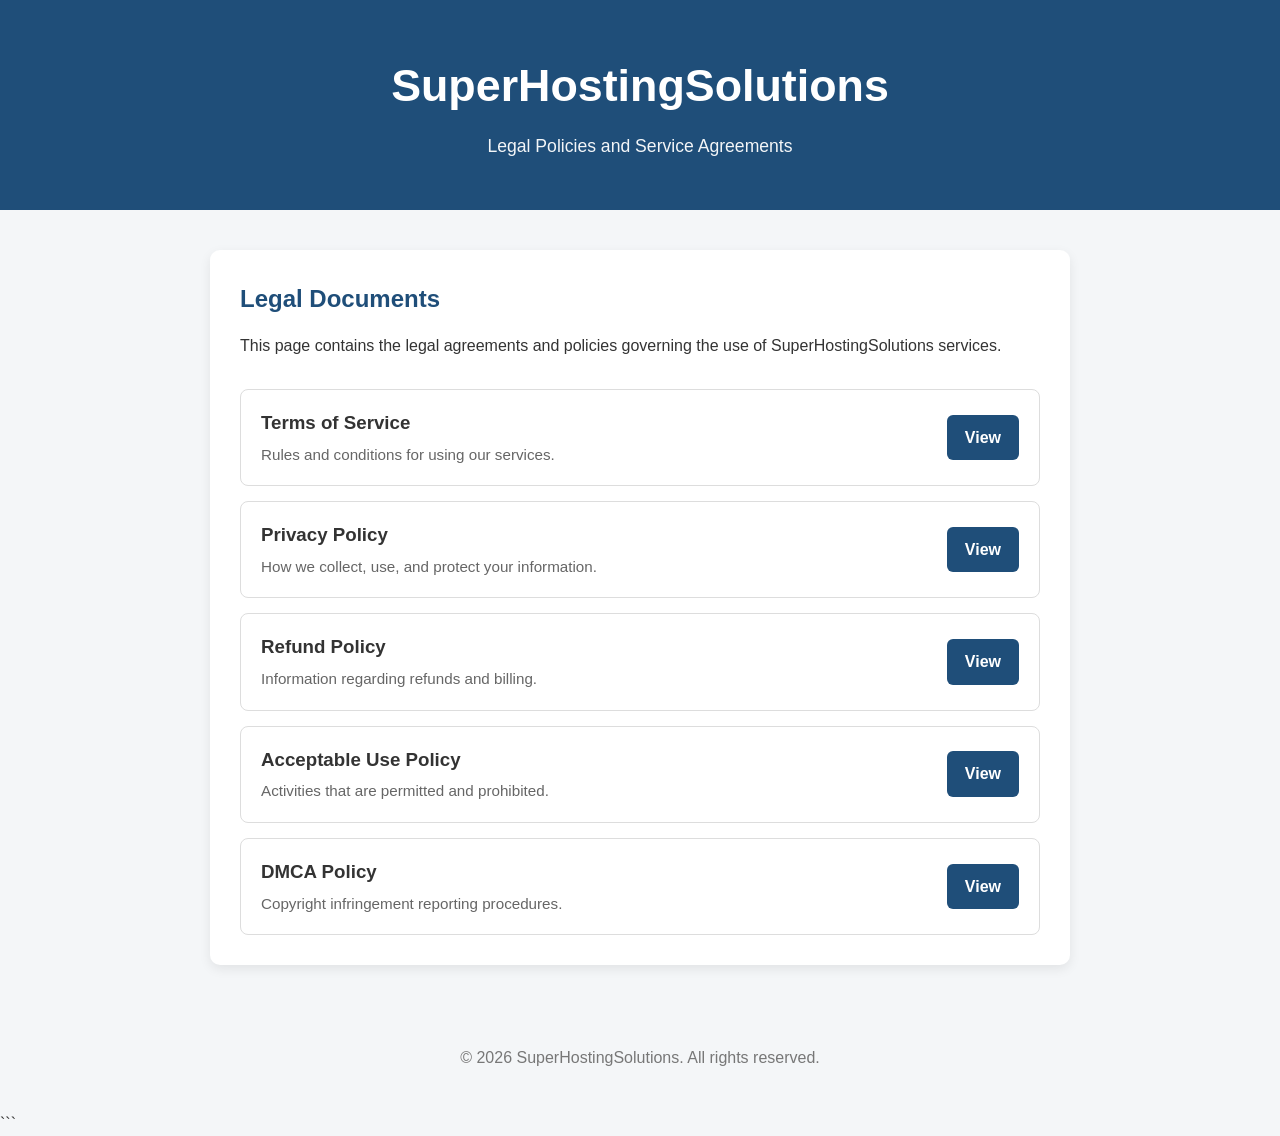
<file: index.html>
<!DOCTYPE html>
<html lang="en">
<head>
    <meta charset="UTF-8">
    <meta name="viewport" content="width=device-width, initial-scale=1.0">
    <title>SuperHostingSolutions - Legal Documents</title>

    <style>
        * {
            margin: 0;
            padding: 0;
            box-sizing: border-box;
        }

        body {
            font-family: Arial, Helvetica, sans-serif;
            background: #f4f6f8;
            color: #333;
            line-height: 1.6;
        }

        header {
            background: #1f4e79;
            color: white;
            padding: 50px 20px;
            text-align: center;
        }

        header h1 {
            font-size: 2.8rem;
            margin-bottom: 10px;
        }

        header p {
            font-size: 1.1rem;
            opacity: .95;
        }

        main {
            max-width: 900px;
            margin: 40px auto;
            padding: 0 20px;
        }

        .card {
            background: white;
            border-radius: 10px;
            padding: 30px;
            box-shadow: 0 4px 12px rgba(0,0,0,.08);
        }

        .card h2 {
            margin-bottom: 15px;
            color: #1f4e79;
        }

        .card p {
            margin-bottom: 30px;
        }

        .document-list {
            display: grid;
            gap: 15px;
        }

        .document {
            display: flex;
            justify-content: space-between;
            align-items: center;
            padding: 18px 20px;
            border: 1px solid #ddd;
            border-radius: 8px;
            transition: .2s;
        }

        .document:hover {
            border-color: #1f4e79;
            transform: translateY(-2px);
        }

        .document h3 {
            margin-bottom: 5px;
        }

        .document p {
            margin: 0;
            color: #666;
            font-size: .95rem;
        }

        .button {
            background: #1f4e79;
            color: white;
            text-decoration: none;
            padding: 10px 18px;
            border-radius: 6px;
            font-weight: bold;
            transition: .2s;
        }

        .button:hover {
            background: #173a5c;
        }

        footer {
            text-align: center;
            color: #777;
            padding: 40px 20px;
        }

        @media (max-width: 700px) {
            .document {
                flex-direction: column;
                align-items: flex-start;
                gap: 15px;
            }

            .button {
                width: 100%;
                text-align: center;
            }

            header h1 {
                font-size: 2rem;
            }
        }
    </style>
</head>
<body>

<header>
    <h1>SuperHostingSolutions</h1>
    <p>Legal Policies and Service Agreements</p>
</header>

<main>

    <div class="card">

        <h2>Legal Documents</h2>

        <p>
            This page contains the legal agreements and policies governing the use of
            SuperHostingSolutions services.
        </p>

        <div class="document-list">

            <div class="document">
                <div>
                    <h3>Terms of Service</h3>
                    <p>Rules and conditions for using our services.</p>
                </div>

                <a class="button" href="/Terms/">View</a>
            </div>

            <div class="document">
                <div>
                    <h3>Privacy Policy</h3>
                    <p>How we collect, use, and protect your information.</p>
                </div>

                <a class="button" href="/Privacy/">View</a>
            </div>

            <div class="document">
                <div>
                    <h3>Refund Policy</h3>
                    <p>Information regarding refunds and billing.</p>
                </div>

                <a class="button" href="/Refund/">View</a>
            </div>

            <div class="document">
                <div>
                    <h3>Acceptable Use Policy</h3>
                    <p>Activities that are permitted and prohibited.</p>
                </div>

                <a class="button" href="/AUP/">View</a>
            </div>

            <div class="document">
                <div>
                    <h3>DMCA Policy</h3>
                    <p>Copyright infringement reporting procedures.</p>
                </div>

                <a class="button" href="/DMCA/">View</a>
            </div>

        </div>

    </div>

</main>

<footer>
    © 2026 SuperHostingSolutions. All rights reserved.
</footer>

</body>
</html>
```
</file>
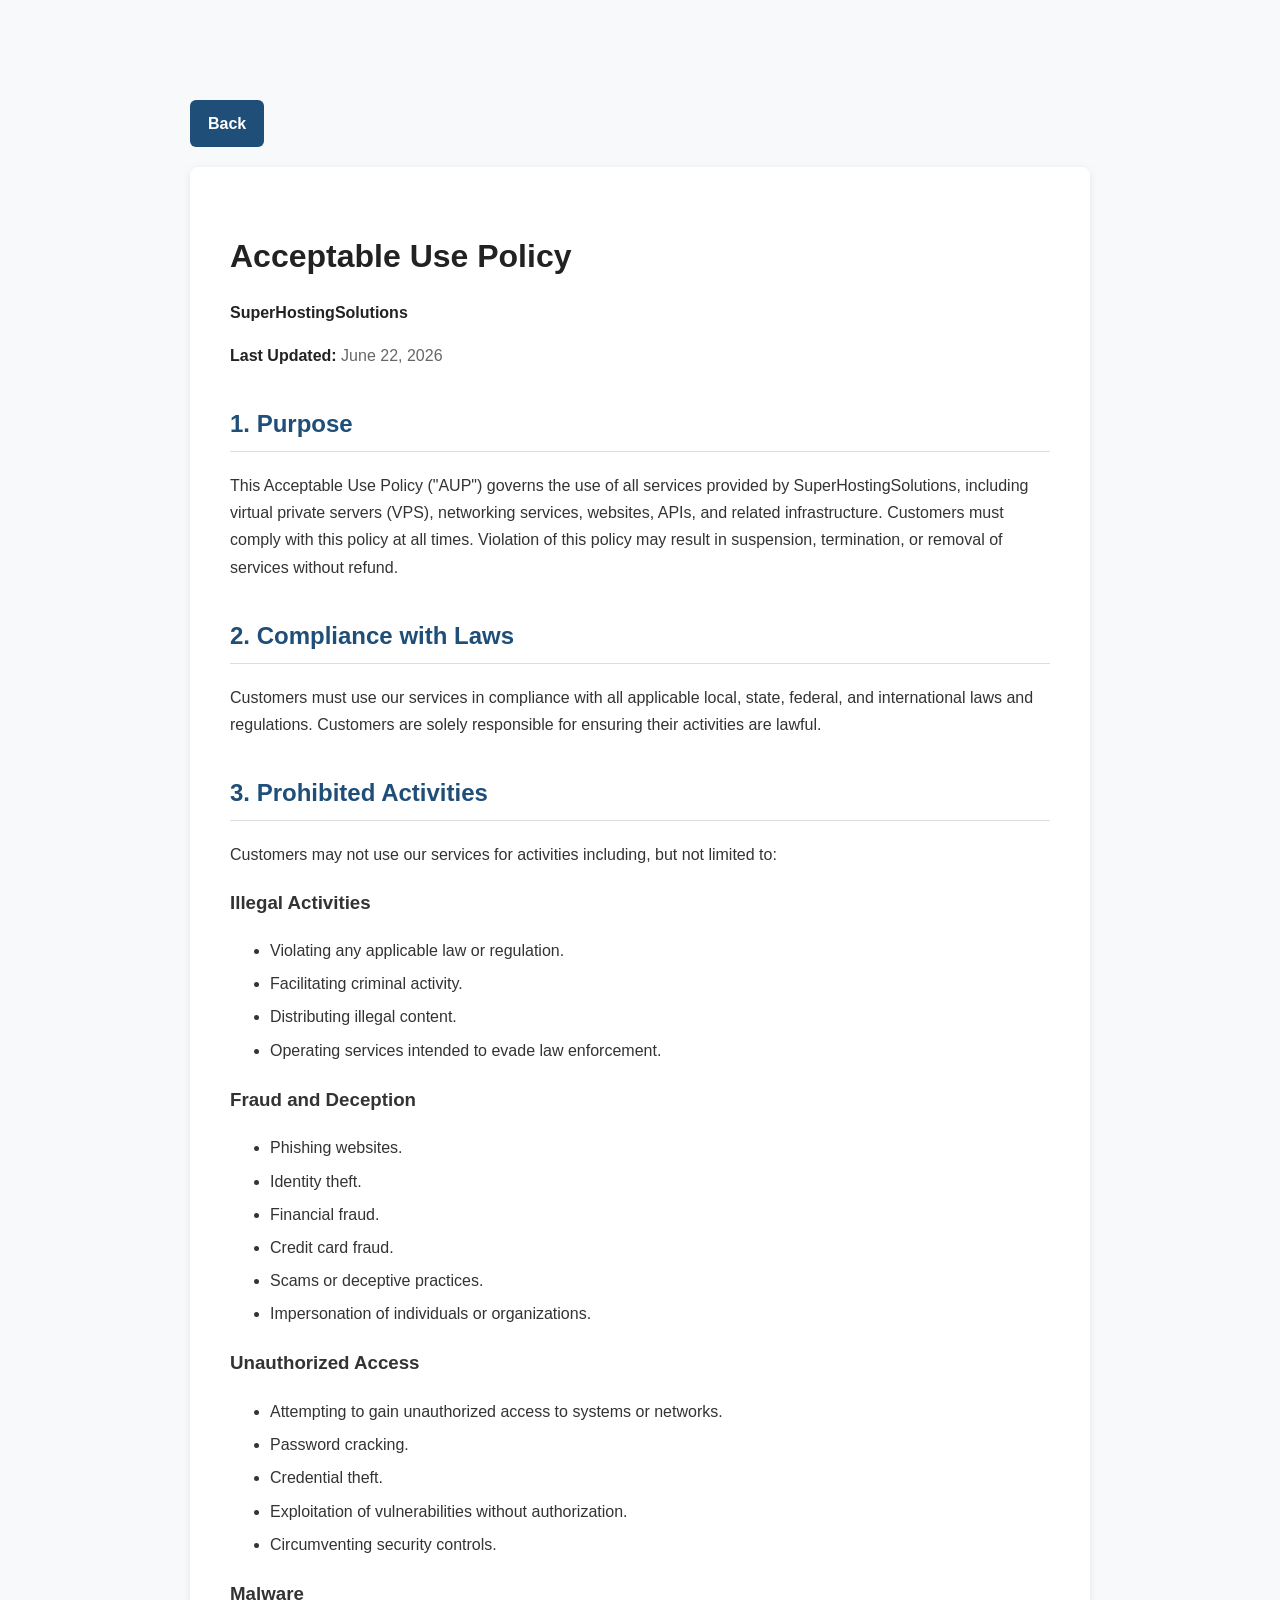
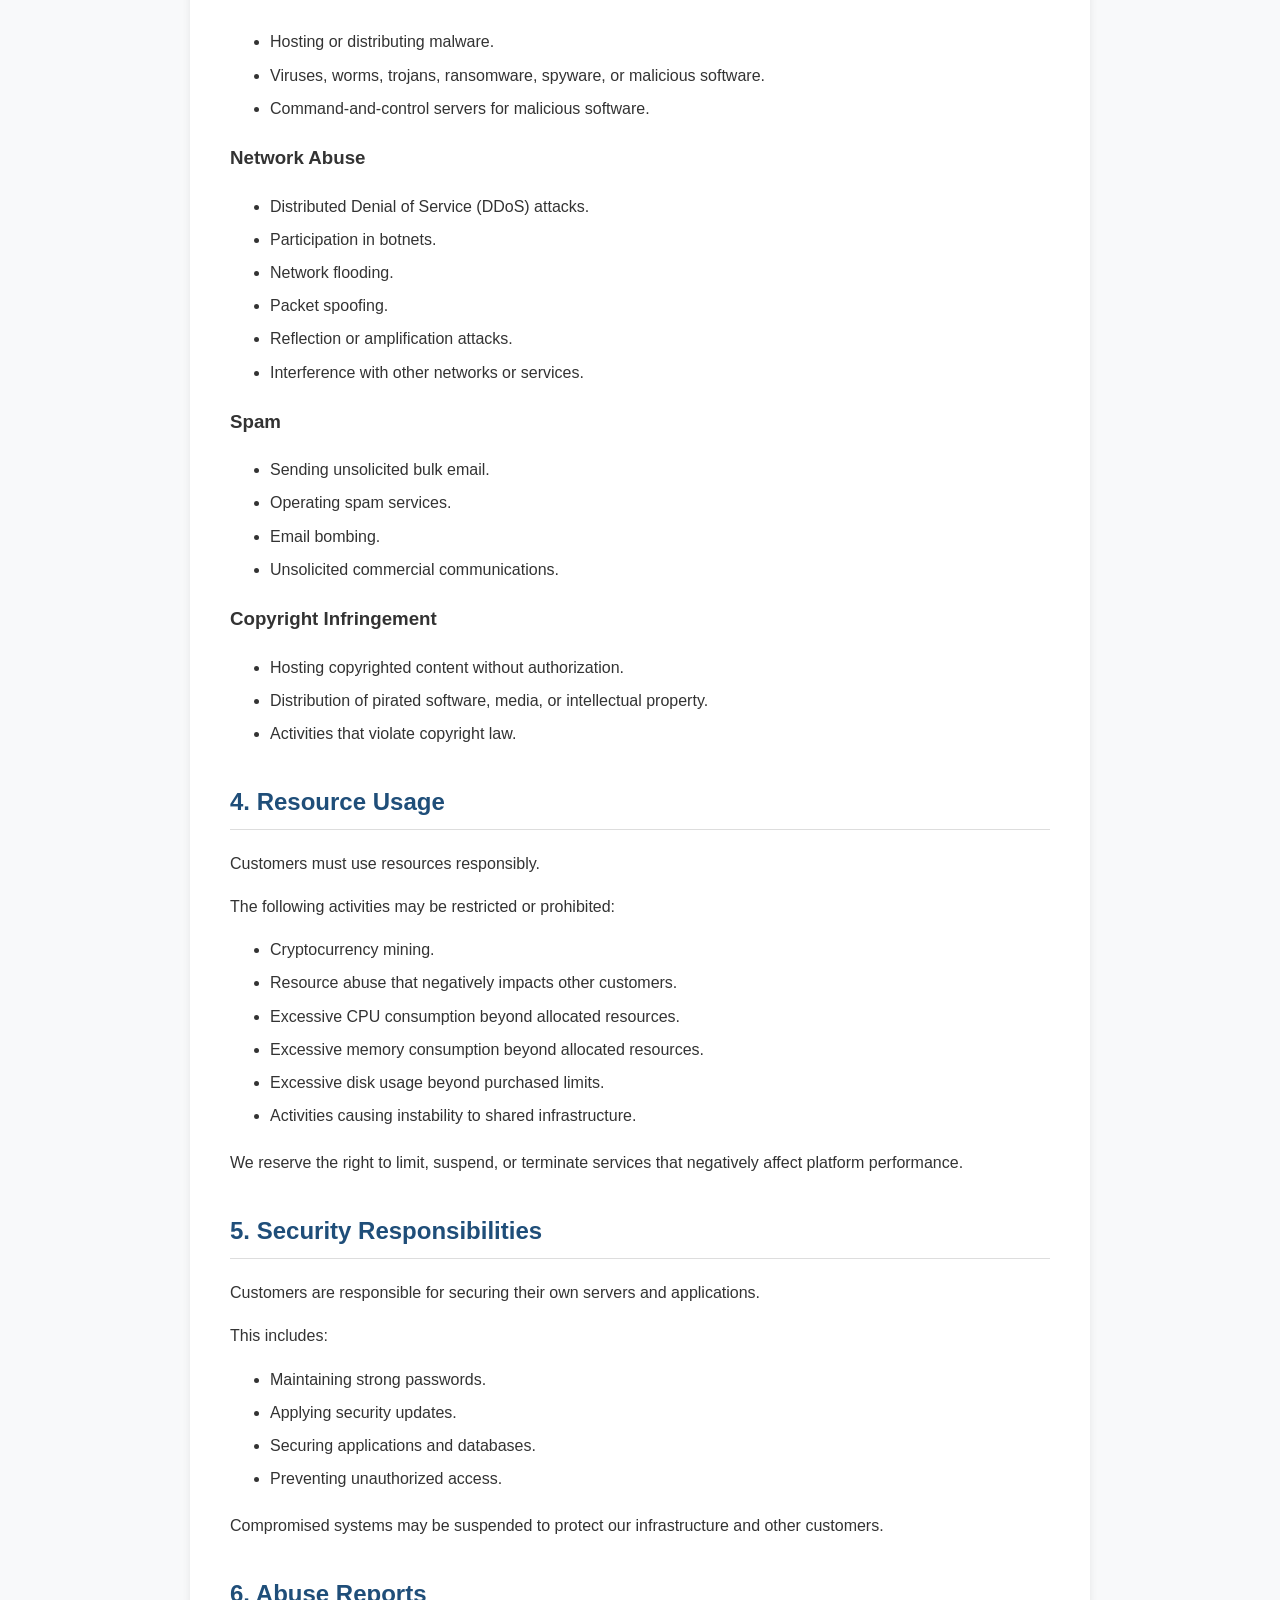
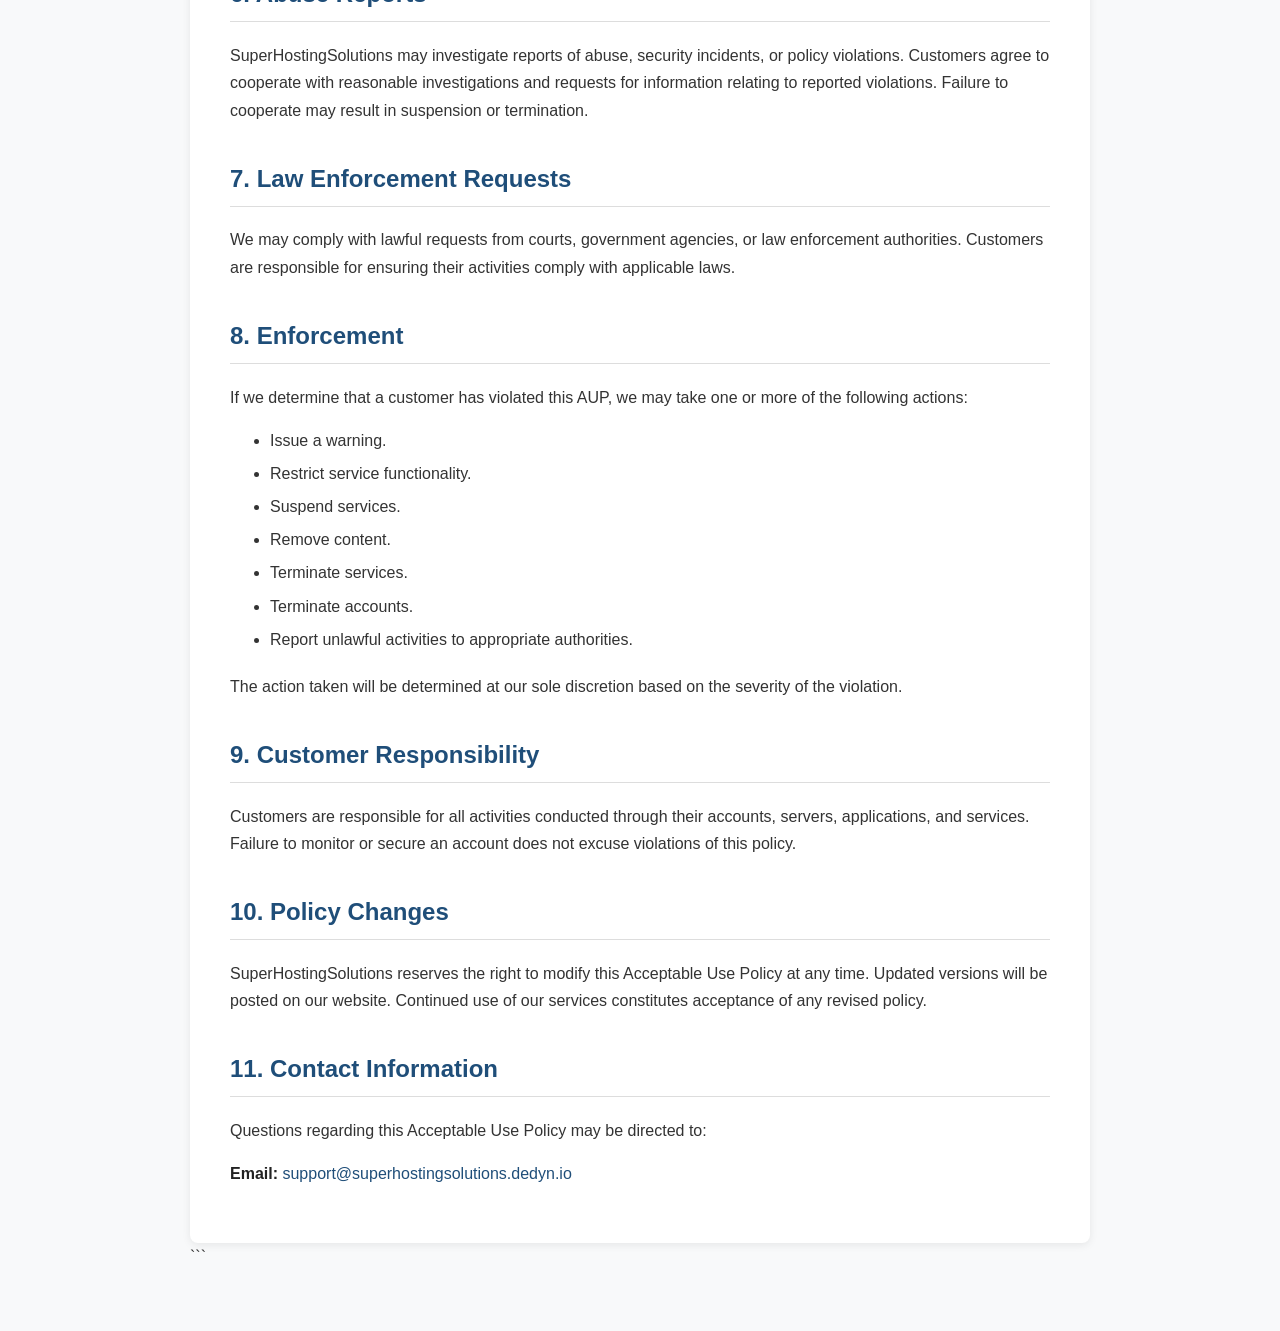
<file: AUP/index.html>
<!DOCTYPE html>
<html lang="en">
<head>
    <meta charset="UTF-8">
    <meta name="viewport" content="width=device-width, initial-scale=1.0">
    <title>Acceptable Use Policy - SuperHostingSolutions</title>
    <link rel="stylesheet" href="../styles.css">
</head>
<body>

    <a class="button" href="/">Back</a>

<div class="container">

<h1>Acceptable Use Policy</h1>

<p><strong>SuperHostingSolutions</strong></p>
<p class="updated"><strong>Last Updated:</strong> June 22, 2026</p>

<h2>1. Purpose</h2>

<p>
This Acceptable Use Policy ("AUP") governs the use of all services provided by SuperHostingSolutions, including virtual private servers (VPS), networking services, websites, APIs, and related infrastructure.
Customers must comply with this policy at all times.
Violation of this policy may result in suspension, termination, or removal of services without refund.
</p>

<h2>2. Compliance with Laws</h2>

<p>
Customers must use our services in compliance with all applicable local, state, federal, and international laws and regulations.
Customers are solely responsible for ensuring their activities are lawful.
</p>

<h2>3. Prohibited Activities</h2>

<p>Customers may not use our services for activities including, but not limited to:</p>

<h3>Illegal Activities</h3>
<ul>
    <li>Violating any applicable law or regulation.</li>
    <li>Facilitating criminal activity.</li>
    <li>Distributing illegal content.</li>
    <li>Operating services intended to evade law enforcement.</li>
</ul>

<h3>Fraud and Deception</h3>
<ul>
    <li>Phishing websites.</li>
    <li>Identity theft.</li>
    <li>Financial fraud.</li>
    <li>Credit card fraud.</li>
    <li>Scams or deceptive practices.</li>
    <li>Impersonation of individuals or organizations.</li>
</ul>

<h3>Unauthorized Access</h3>
<ul>
    <li>Attempting to gain unauthorized access to systems or networks.</li>
    <li>Password cracking.</li>
    <li>Credential theft.</li>
    <li>Exploitation of vulnerabilities without authorization.</li>
    <li>Circumventing security controls.</li>
</ul>

<h3>Malware</h3>
<ul>
    <li>Hosting or distributing malware.</li>
    <li>Viruses, worms, trojans, ransomware, spyware, or malicious software.</li>
    <li>Command-and-control servers for malicious software.</li>
</ul>

<h3>Network Abuse</h3>
<ul>
    <li>Distributed Denial of Service (DDoS) attacks.</li>
    <li>Participation in botnets.</li>
    <li>Network flooding.</li>
    <li>Packet spoofing.</li>
    <li>Reflection or amplification attacks.</li>
    <li>Interference with other networks or services.</li>
</ul>

<h3>Spam</h3>
<ul>
    <li>Sending unsolicited bulk email.</li>
    <li>Operating spam services.</li>
    <li>Email bombing.</li>
    <li>Unsolicited commercial communications.</li>
</ul>

<h3>Copyright Infringement</h3>
<ul>
    <li>Hosting copyrighted content without authorization.</li>
    <li>Distribution of pirated software, media, or intellectual property.</li>
    <li>Activities that violate copyright law.</li>
</ul>

<h2>4. Resource Usage</h2>

<p>Customers must use resources responsibly.</p>

<p>The following activities may be restricted or prohibited:</p>

<ul>
    <li>Cryptocurrency mining.</li>
    <li>Resource abuse that negatively impacts other customers.</li>
    <li>Excessive CPU consumption beyond allocated resources.</li>
    <li>Excessive memory consumption beyond allocated resources.</li>
    <li>Excessive disk usage beyond purchased limits.</li>
    <li>Activities causing instability to shared infrastructure.</li>
</ul>

<p>
We reserve the right to limit, suspend, or terminate services that negatively affect platform performance.
</p>

<h2>5. Security Responsibilities</h2>

<p>Customers are responsible for securing their own servers and applications.</p>

<p>This includes:</p>

<ul>
    <li>Maintaining strong passwords.</li>
    <li>Applying security updates.</li>
    <li>Securing applications and databases.</li>
    <li>Preventing unauthorized access.</li>
</ul>

<p>
Compromised systems may be suspended to protect our infrastructure and other customers.
</p>

<h2>6. Abuse Reports</h2>

<p>
SuperHostingSolutions may investigate reports of abuse, security incidents, or policy violations.
Customers agree to cooperate with reasonable investigations and requests for information relating to reported violations.
Failure to cooperate may result in suspension or termination.
</p>

<h2>7. Law Enforcement Requests</h2>

<p>
We may comply with lawful requests from courts, government agencies, or law enforcement authorities.
Customers are responsible for ensuring their activities comply with applicable laws.
</p>

<h2>8. Enforcement</h2>

<p>
If we determine that a customer has violated this AUP, we may take one or more of the following actions:
</p>

<ul>
    <li>Issue a warning.</li>
    <li>Restrict service functionality.</li>
    <li>Suspend services.</li>
    <li>Remove content.</li>
    <li>Terminate services.</li>
    <li>Terminate accounts.</li>
    <li>Report unlawful activities to appropriate authorities.</li>
</ul>

<p>
The action taken will be determined at our sole discretion based on the severity of the violation.
</p>

<h2>9. Customer Responsibility</h2>

<p>
Customers are responsible for all activities conducted through their accounts, servers, applications, and services.
Failure to monitor or secure an account does not excuse violations of this policy.
</p>

<h2>10. Policy Changes</h2>

<p>
SuperHostingSolutions reserves the right to modify this Acceptable Use Policy at any time.
Updated versions will be posted on our website.
Continued use of our services constitutes acceptance of any revised policy.
</p>

<h2>11. Contact Information</h2>

<p>
Questions regarding this Acceptable Use Policy may be directed to:
</p>

<p>
<strong>Email:</strong>
<a href="mailto:support@superhostingsolutions.dedyn.io">
support@superhostingsolutions.dedyn.io
</a>
</p>

</div>

</body>
</html>
```
</file>
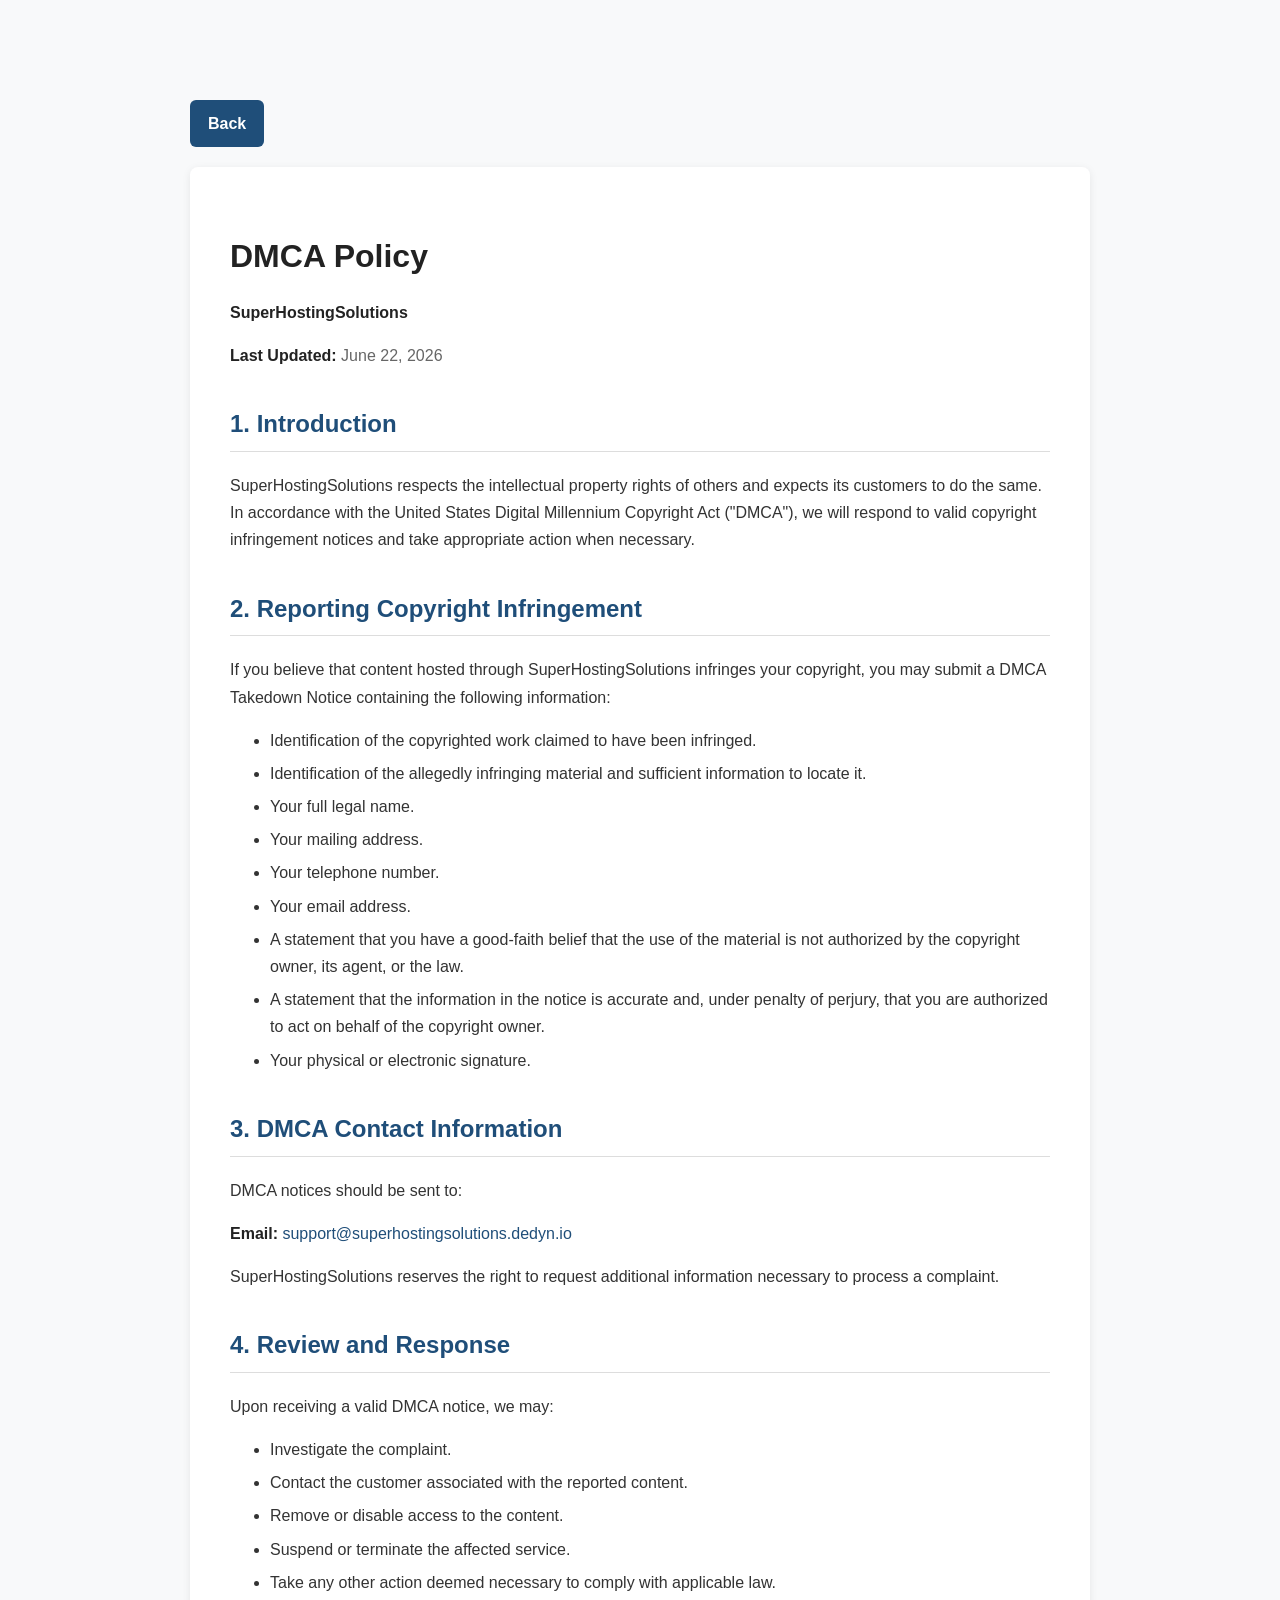
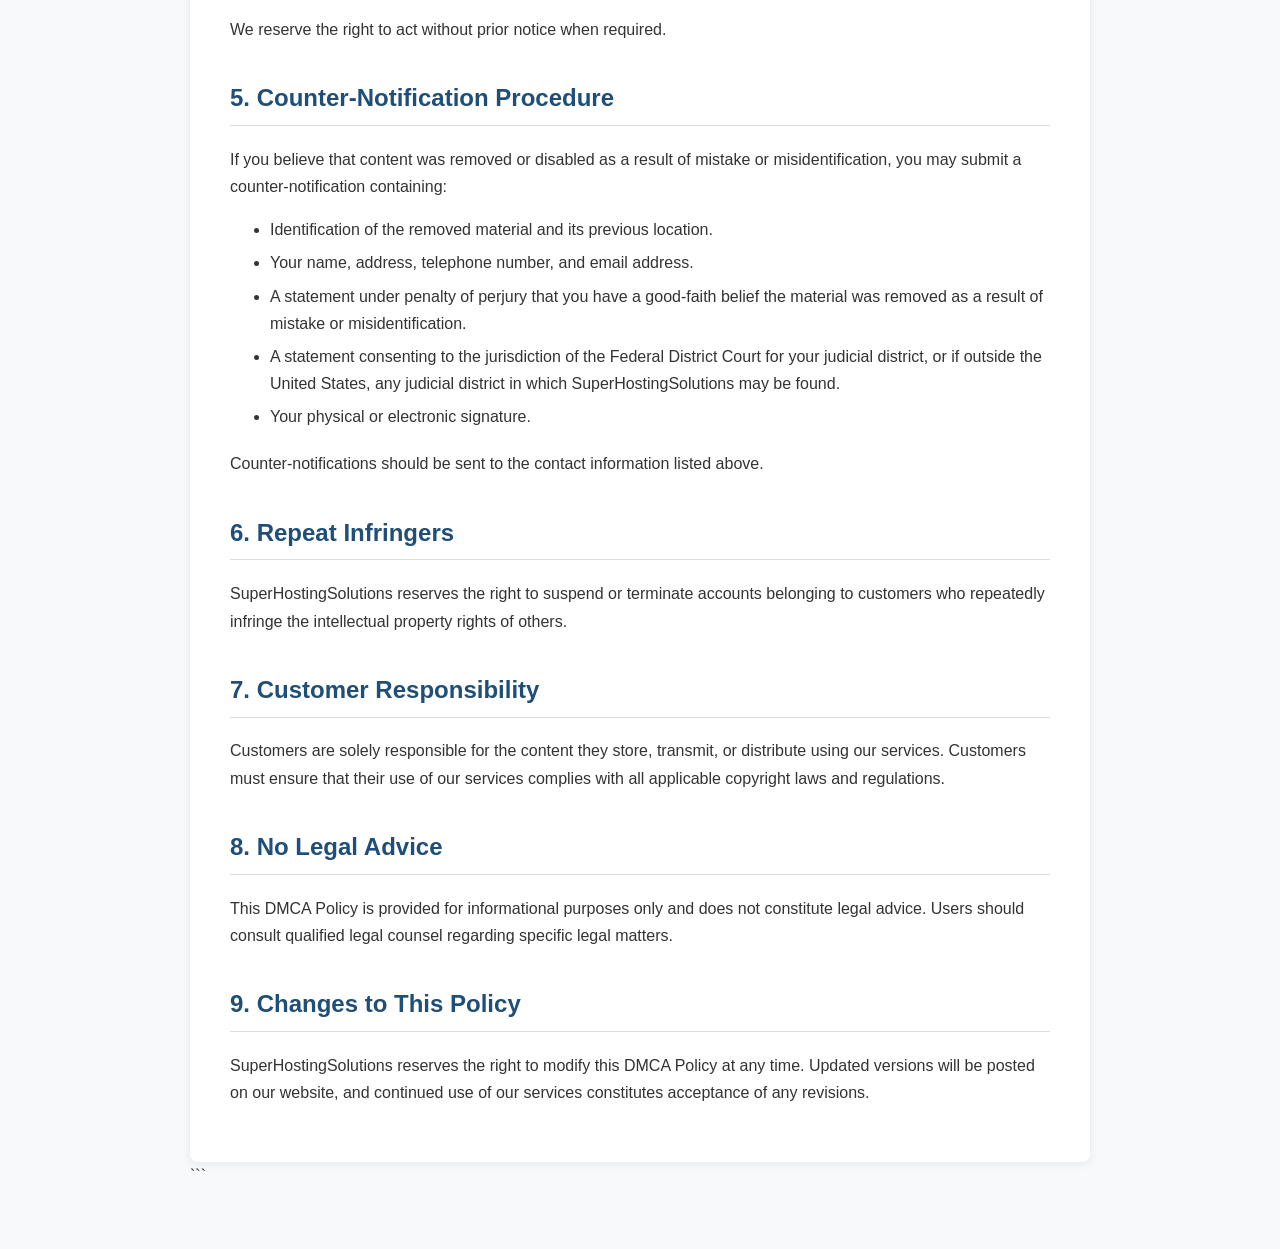
<file: DMCA/index.html>
<!DOCTYPE html>
<html lang="en">
<head>
    <meta charset="UTF-8">
    <meta name="viewport" content="width=device-width, initial-scale=1.0">
    <title>DMCA Policy - SuperHostingSolutions</title>
    <link rel="stylesheet" href="../styles.css">
</head>
<body>

    <a class="button" href="/">Back</a>

<div class="container">

<h1>DMCA Policy</h1>

<p><strong>SuperHostingSolutions</strong></p>
<p class="updated"><strong>Last Updated:</strong> June 22, 2026</p>

<h2>1. Introduction</h2>

<p>
SuperHostingSolutions respects the intellectual property rights of others and expects its customers to do the same.
In accordance with the United States Digital Millennium Copyright Act ("DMCA"), we will respond to valid copyright infringement notices and take appropriate action when necessary.
</p>

<h2>2. Reporting Copyright Infringement</h2>

<p>
If you believe that content hosted through SuperHostingSolutions infringes your copyright, you may submit a DMCA Takedown Notice containing the following information:
</p>

<ul>
    <li>Identification of the copyrighted work claimed to have been infringed.</li>
    <li>Identification of the allegedly infringing material and sufficient information to locate it.</li>
    <li>Your full legal name.</li>
    <li>Your mailing address.</li>
    <li>Your telephone number.</li>
    <li>Your email address.</li>
    <li>A statement that you have a good-faith belief that the use of the material is not authorized by the copyright owner, its agent, or the law.</li>
    <li>A statement that the information in the notice is accurate and, under penalty of perjury, that you are authorized to act on behalf of the copyright owner.</li>
    <li>Your physical or electronic signature.</li>
</ul>

<h2>3. DMCA Contact Information</h2>

<p>
DMCA notices should be sent to:
</p>

<p>
<strong>Email:</strong>
<a href="mailto:support@superhostingsolutions.dedyn.io">
support@superhostingsolutions.dedyn.io
</a>
</p>

<p>
SuperHostingSolutions reserves the right to request additional information necessary to process a complaint.
</p>

<h2>4. Review and Response</h2>

<p>
Upon receiving a valid DMCA notice, we may:
</p>

<ul>
    <li>Investigate the complaint.</li>
    <li>Contact the customer associated with the reported content.</li>
    <li>Remove or disable access to the content.</li>
    <li>Suspend or terminate the affected service.</li>
    <li>Take any other action deemed necessary to comply with applicable law.</li>
</ul>

<p>
We reserve the right to act without prior notice when required.
</p>

<h2>5. Counter-Notification Procedure</h2>

<p>
If you believe that content was removed or disabled as a result of mistake or misidentification, you may submit a counter-notification containing:
</p>

<ul>
    <li>Identification of the removed material and its previous location.</li>
    <li>Your name, address, telephone number, and email address.</li>
    <li>A statement under penalty of perjury that you have a good-faith belief the material was removed as a result of mistake or misidentification.</li>
    <li>A statement consenting to the jurisdiction of the Federal District Court for your judicial district, or if outside the United States, any judicial district in which SuperHostingSolutions may be found.</li>
    <li>Your physical or electronic signature.</li>
</ul>

<p>
Counter-notifications should be sent to the contact information listed above.
</p>

<h2>6. Repeat Infringers</h2>

<p>
SuperHostingSolutions reserves the right to suspend or terminate accounts belonging to customers who repeatedly infringe the intellectual property rights of others.
</p>

<h2>7. Customer Responsibility</h2>

<p>
Customers are solely responsible for the content they store, transmit, or distribute using our services.
Customers must ensure that their use of our services complies with all applicable copyright laws and regulations.
</p>

<h2>8. No Legal Advice</h2>

<p>
This DMCA Policy is provided for informational purposes only and does not constitute legal advice.
Users should consult qualified legal counsel regarding specific legal matters.
</p>

<h2>9. Changes to This Policy</h2>

<p>
SuperHostingSolutions reserves the right to modify this DMCA Policy at any time.
Updated versions will be posted on our website, and continued use of our services constitutes acceptance of any revisions.
</p>

</div>

</body>
</html>
```
</file>
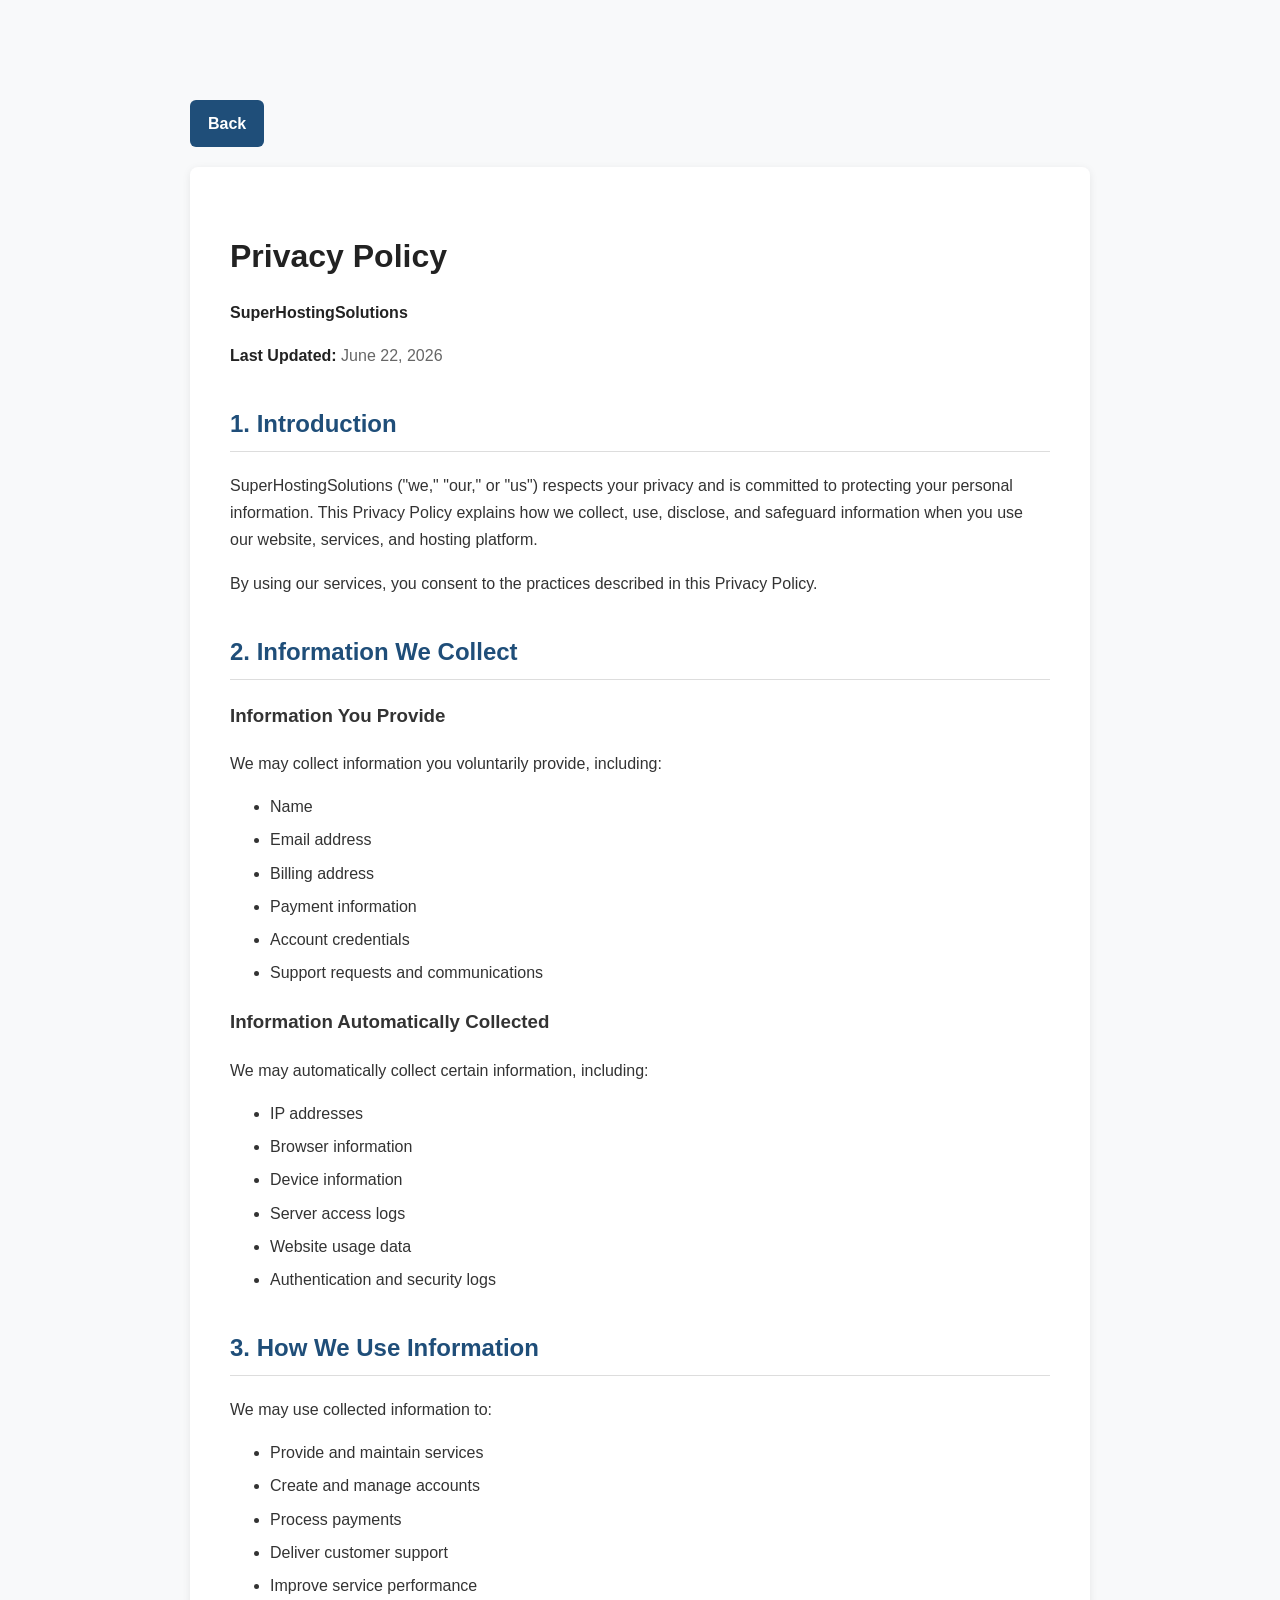
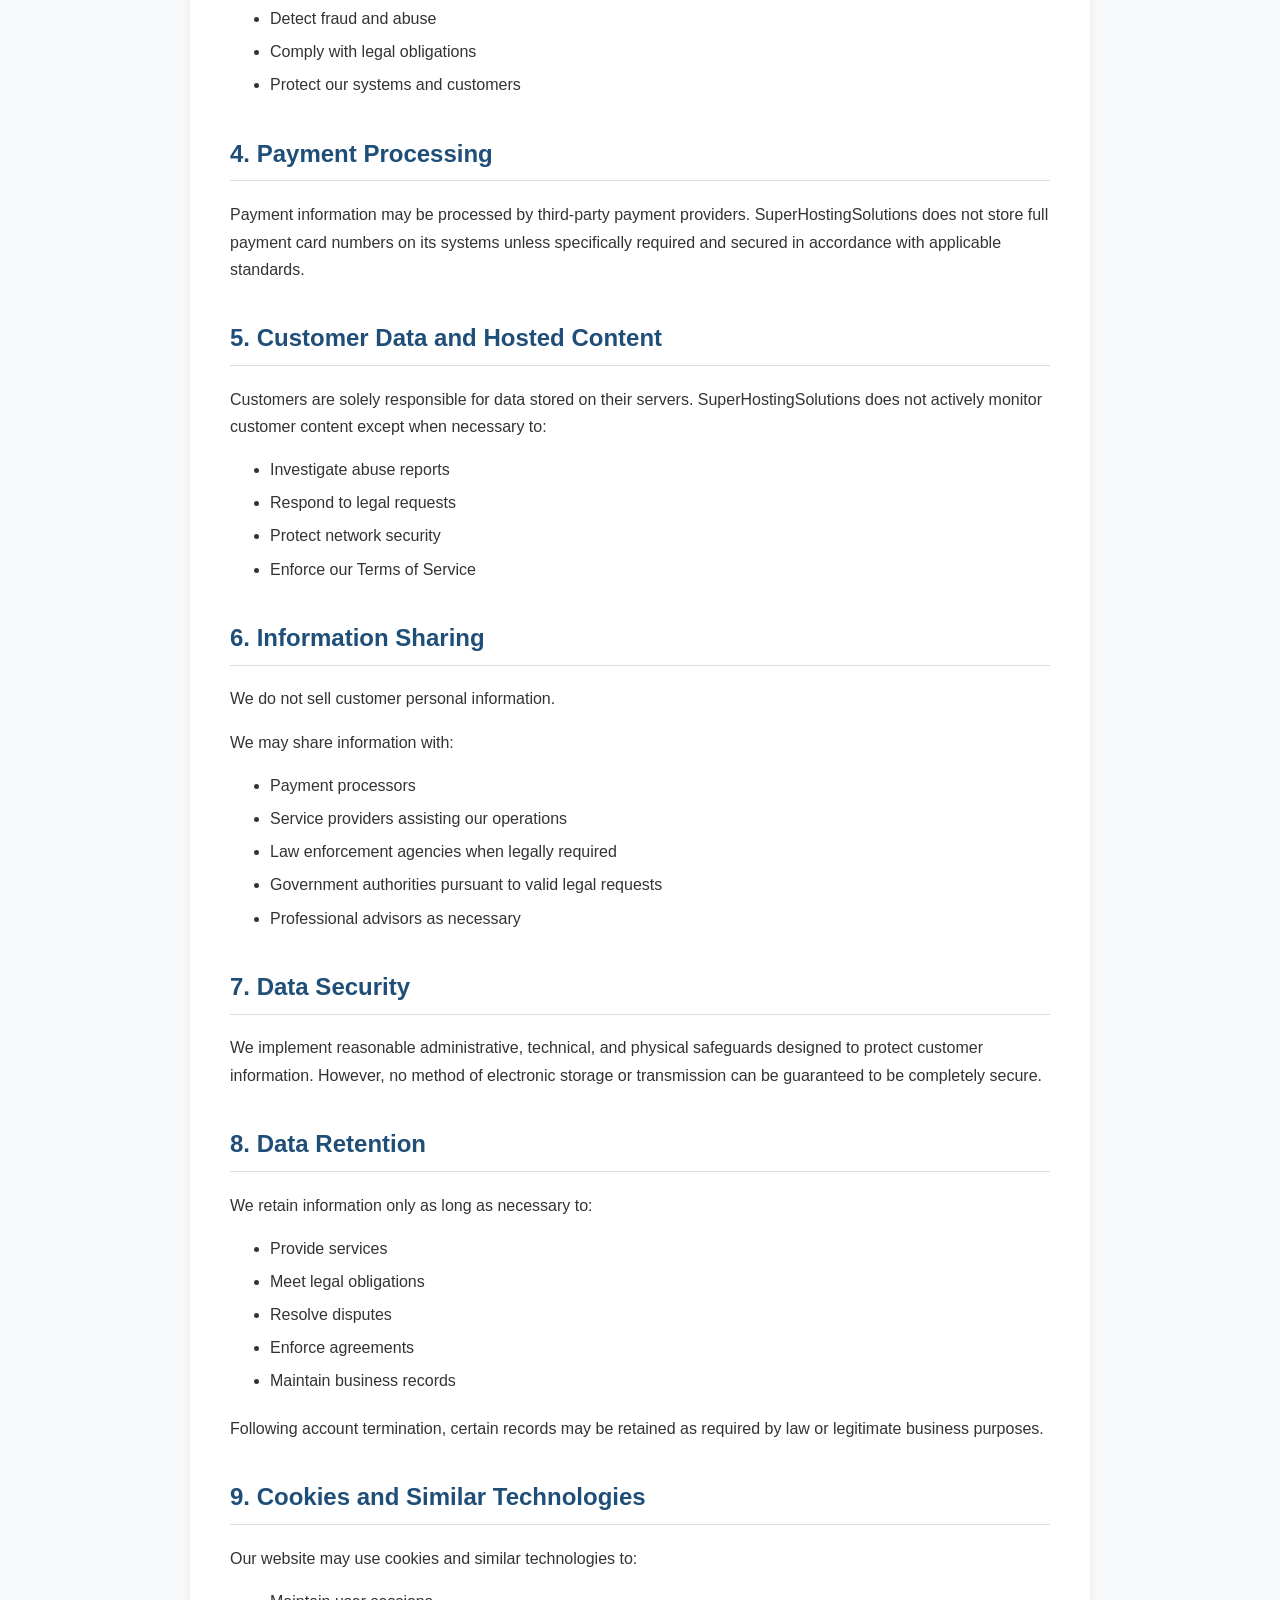
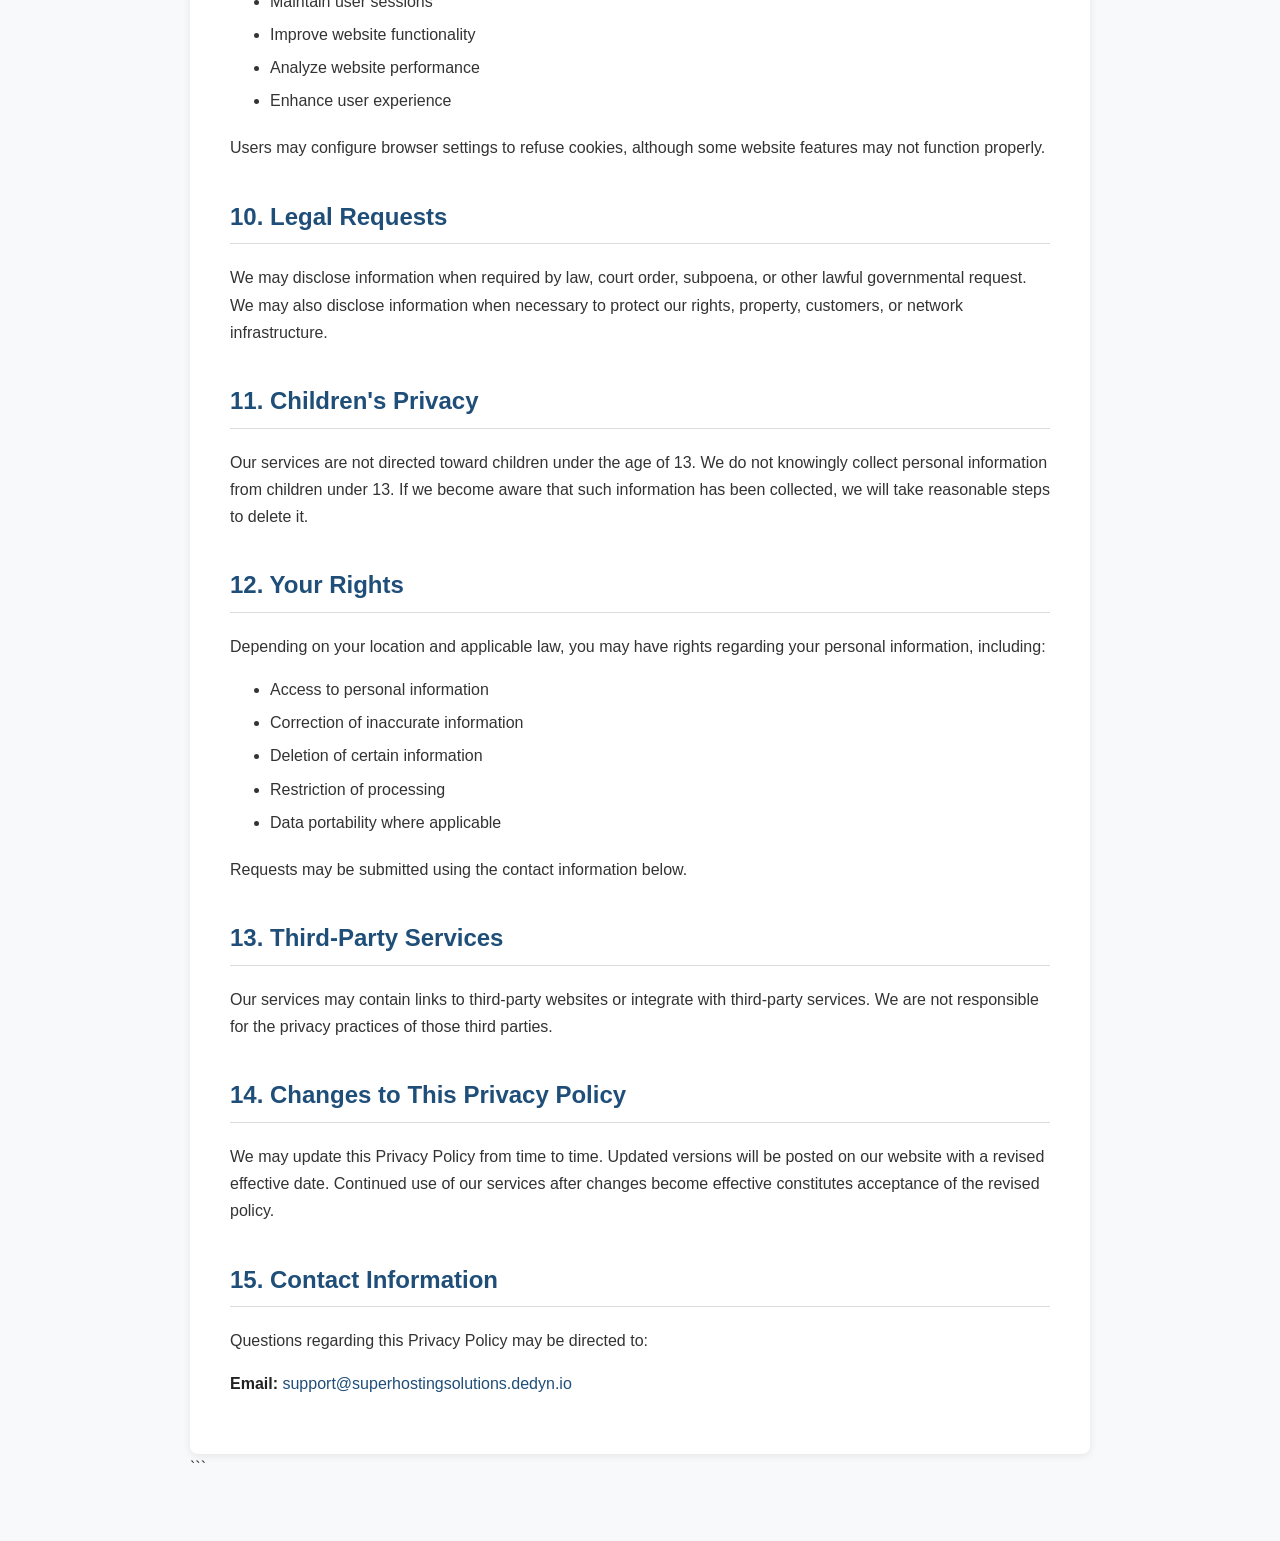
<file: Privacy/index.html>
<!DOCTYPE html>
<html lang="en">
<head>
    <meta charset="UTF-8">
    <meta name="viewport" content="width=device-width, initial-scale=1.0">
    <title>Privacy Policy - SuperHostingSolutions</title>
    <link rel="stylesheet" href="../styles.css">
</head>
<body>

    <a class="button" href="/">Back</a>

<div class="container">

<h1>Privacy Policy</h1>

<p><strong>SuperHostingSolutions</strong></p>
<p class="updated"><strong>Last Updated:</strong> June 22, 2026</p>

<h2>1. Introduction</h2>

<p>
SuperHostingSolutions ("we," "our," or "us") respects your privacy and is committed to protecting your personal information.
This Privacy Policy explains how we collect, use, disclose, and safeguard information when you use our website, services, and hosting platform.
</p>

<p>
By using our services, you consent to the practices described in this Privacy Policy.
</p>

<h2>2. Information We Collect</h2>

<h3>Information You Provide</h3>

<p>We may collect information you voluntarily provide, including:</p>

<ul>
    <li>Name</li>
    <li>Email address</li>
    <li>Billing address</li>
    <li>Payment information</li>
    <li>Account credentials</li>
    <li>Support requests and communications</li>
</ul>

<h3>Information Automatically Collected</h3>

<p>We may automatically collect certain information, including:</p>

<ul>
    <li>IP addresses</li>
    <li>Browser information</li>
    <li>Device information</li>
    <li>Server access logs</li>
    <li>Website usage data</li>
    <li>Authentication and security logs</li>
</ul>

<h2>3. How We Use Information</h2>

<p>We may use collected information to:</p>

<ul>
    <li>Provide and maintain services</li>
    <li>Create and manage accounts</li>
    <li>Process payments</li>
    <li>Deliver customer support</li>
    <li>Improve service performance</li>
    <li>Detect fraud and abuse</li>
    <li>Comply with legal obligations</li>
    <li>Protect our systems and customers</li>
</ul>

<h2>4. Payment Processing</h2>

<p>
Payment information may be processed by third-party payment providers.
SuperHostingSolutions does not store full payment card numbers on its systems unless specifically required and secured in accordance with applicable standards.
</p>

<h2>5. Customer Data and Hosted Content</h2>

<p>
Customers are solely responsible for data stored on their servers.
SuperHostingSolutions does not actively monitor customer content except when necessary to:
</p>

<ul>
    <li>Investigate abuse reports</li>
    <li>Respond to legal requests</li>
    <li>Protect network security</li>
    <li>Enforce our Terms of Service</li>
</ul>

<h2>6. Information Sharing</h2>

<p>We do not sell customer personal information.</p>

<p>We may share information with:</p>

<ul>
    <li>Payment processors</li>
    <li>Service providers assisting our operations</li>
    <li>Law enforcement agencies when legally required</li>
    <li>Government authorities pursuant to valid legal requests</li>
    <li>Professional advisors as necessary</li>
</ul>

<h2>7. Data Security</h2>

<p>
We implement reasonable administrative, technical, and physical safeguards designed to protect customer information.
However, no method of electronic storage or transmission can be guaranteed to be completely secure.
</p>

<h2>8. Data Retention</h2>

<p>We retain information only as long as necessary to:</p>

<ul>
    <li>Provide services</li>
    <li>Meet legal obligations</li>
    <li>Resolve disputes</li>
    <li>Enforce agreements</li>
    <li>Maintain business records</li>
</ul>

<p>
Following account termination, certain records may be retained as required by law or legitimate business purposes.
</p>

<h2>9. Cookies and Similar Technologies</h2>

<p>Our website may use cookies and similar technologies to:</p>

<ul>
    <li>Maintain user sessions</li>
    <li>Improve website functionality</li>
    <li>Analyze website performance</li>
    <li>Enhance user experience</li>
</ul>

<p>
Users may configure browser settings to refuse cookies, although some website features may not function properly.
</p>

<h2>10. Legal Requests</h2>

<p>
We may disclose information when required by law, court order, subpoena, or other lawful governmental request.
We may also disclose information when necessary to protect our rights, property, customers, or network infrastructure.
</p>

<h2>11. Children's Privacy</h2>

<p>
Our services are not directed toward children under the age of 13.
We do not knowingly collect personal information from children under 13.
If we become aware that such information has been collected, we will take reasonable steps to delete it.
</p>

<h2>12. Your Rights</h2>

<p>
Depending on your location and applicable law, you may have rights regarding your personal information, including:
</p>

<ul>
    <li>Access to personal information</li>
    <li>Correction of inaccurate information</li>
    <li>Deletion of certain information</li>
    <li>Restriction of processing</li>
    <li>Data portability where applicable</li>
</ul>

<p>
Requests may be submitted using the contact information below.
</p>

<h2>13. Third-Party Services</h2>

<p>
Our services may contain links to third-party websites or integrate with third-party services.
We are not responsible for the privacy practices of those third parties.
</p>

<h2>14. Changes to This Privacy Policy</h2>

<p>
We may update this Privacy Policy from time to time.
Updated versions will be posted on our website with a revised effective date.
Continued use of our services after changes become effective constitutes acceptance of the revised policy.
</p>

<h2>15. Contact Information</h2>

<p>
Questions regarding this Privacy Policy may be directed to:
</p>

<p>
<strong>Email:</strong>
<a href="mailto:support@superhostingsolutions.dedyn.io">
support@superhostingsolutions.dedyn.io
</a>
</p>

</div>

</body>
</html>
```
</file>
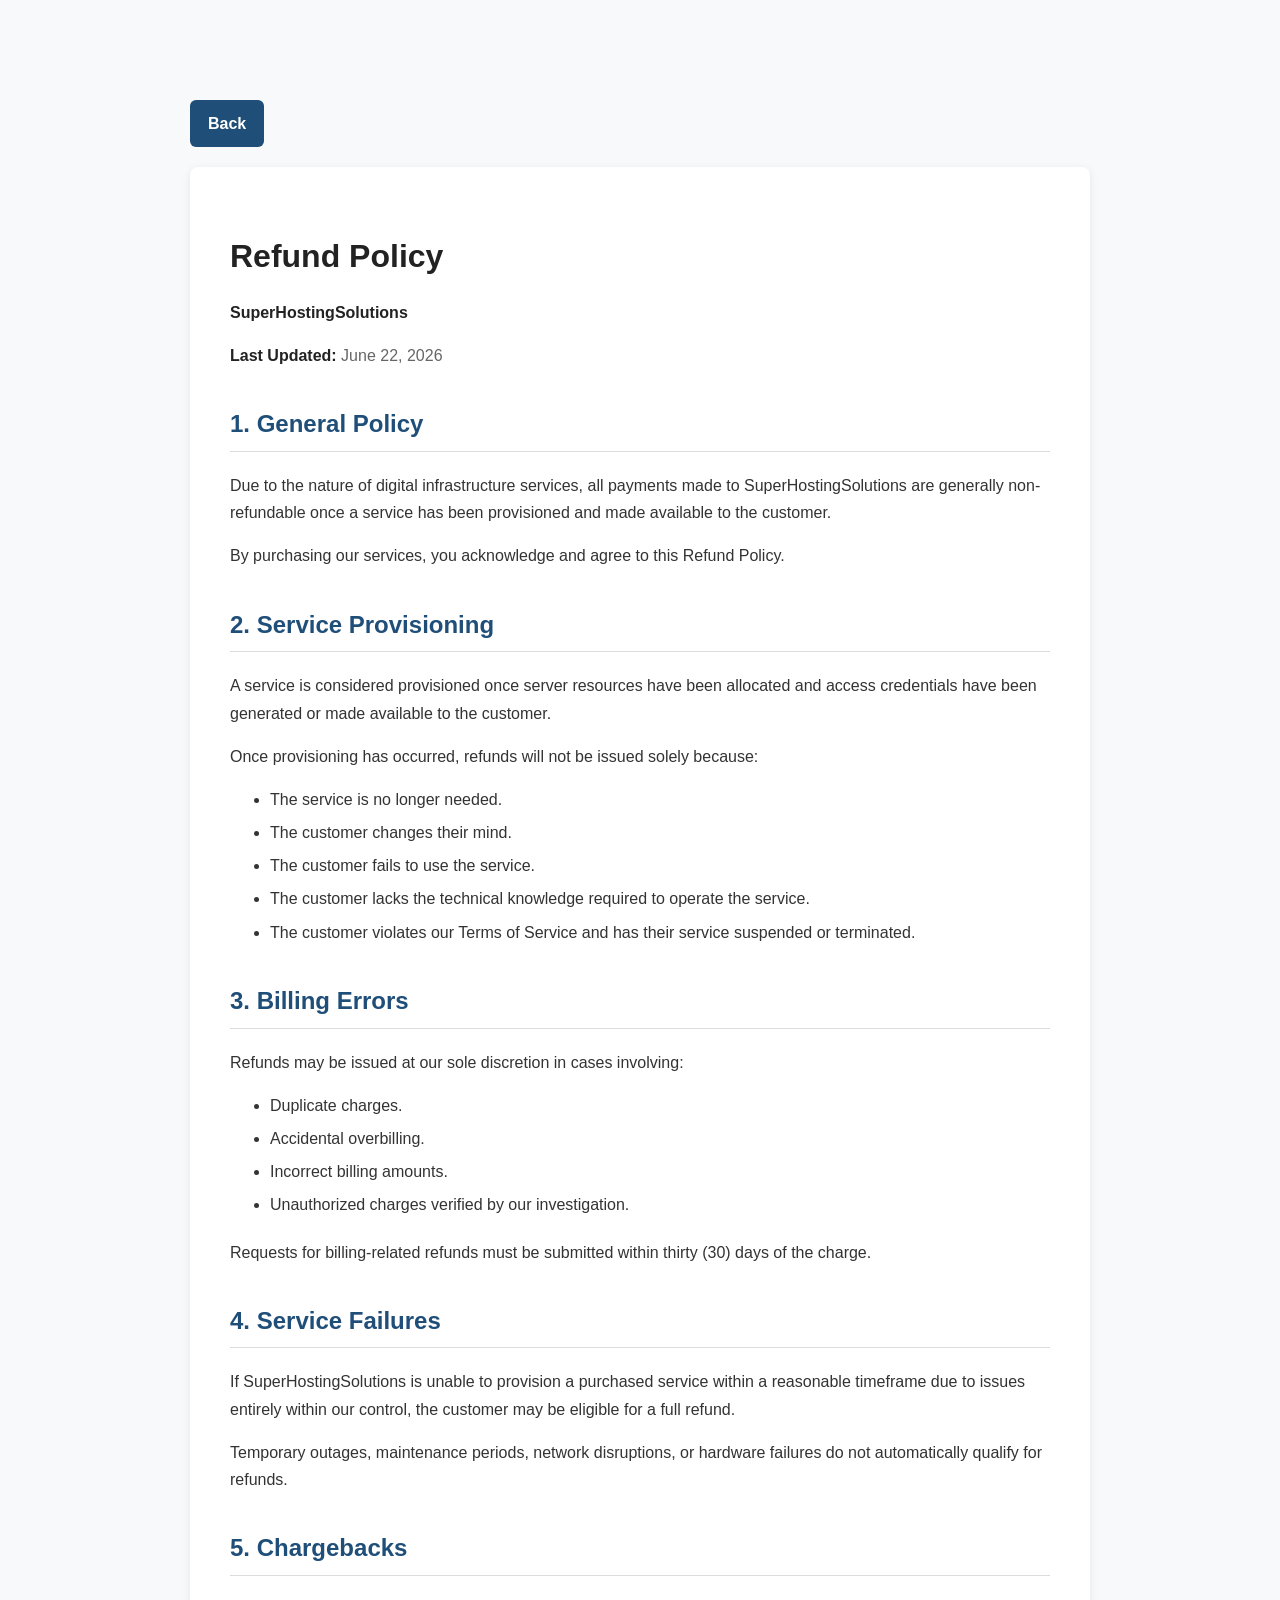
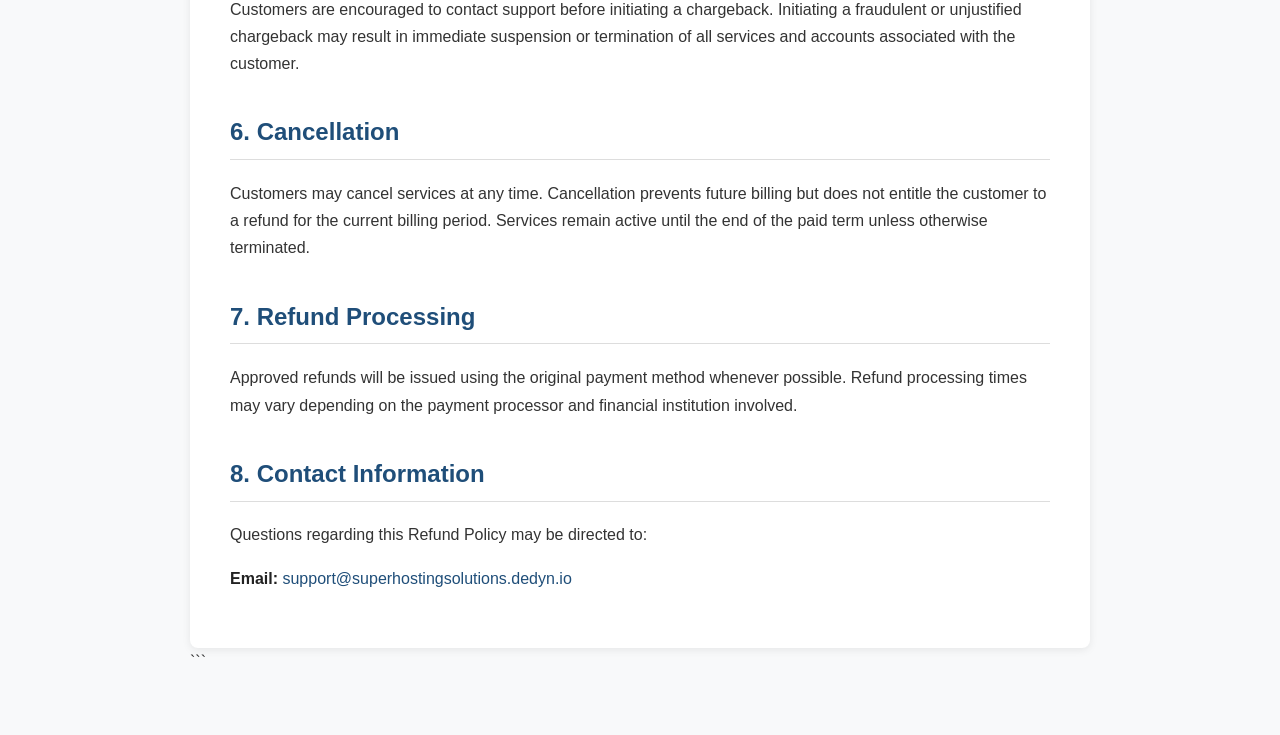
<file: Refund/index.html>
<!DOCTYPE html>
<html lang="en">
<head>
    <meta charset="UTF-8">
    <meta name="viewport" content="width=device-width, initial-scale=1.0">
    <title>Refund Policy - SuperHostingSolutions</title>
    <link rel="stylesheet" href="../styles.css">
</head>
<body>

    <a class="button" href="/">Back</a>

<div class="container">

<h1>Refund Policy</h1>

<p><strong>SuperHostingSolutions</strong></p>
<p class="updated"><strong>Last Updated:</strong> June 22, 2026</p>

<h2>1. General Policy</h2>

<p>
Due to the nature of digital infrastructure services, all payments made to SuperHostingSolutions are generally non-refundable once a service has been provisioned and made available to the customer.
</p>

<p>
By purchasing our services, you acknowledge and agree to this Refund Policy.
</p>

<h2>2. Service Provisioning</h2>

<p>
A service is considered provisioned once server resources have been allocated and access credentials have been generated or made available to the customer.
</p>

<p>
Once provisioning has occurred, refunds will not be issued solely because:
</p>

<ul>
    <li>The service is no longer needed.</li>
    <li>The customer changes their mind.</li>
    <li>The customer fails to use the service.</li>
    <li>The customer lacks the technical knowledge required to operate the service.</li>
    <li>The customer violates our Terms of Service and has their service suspended or terminated.</li>
</ul>

<h2>3. Billing Errors</h2>

<p>
Refunds may be issued at our sole discretion in cases involving:
</p>

<ul>
    <li>Duplicate charges.</li>
    <li>Accidental overbilling.</li>
    <li>Incorrect billing amounts.</li>
    <li>Unauthorized charges verified by our investigation.</li>
</ul>

<p>
Requests for billing-related refunds must be submitted within thirty (30) days of the charge.
</p>

<h2>4. Service Failures</h2>

<p>
If SuperHostingSolutions is unable to provision a purchased service within a reasonable timeframe due to issues entirely within our control, the customer may be eligible for a full refund.
</p>

<p>
Temporary outages, maintenance periods, network disruptions, or hardware failures do not automatically qualify for refunds.
</p>

<h2>5. Chargebacks</h2>

<p>
Customers are encouraged to contact support before initiating a chargeback.
Initiating a fraudulent or unjustified chargeback may result in immediate suspension or termination of all services and accounts associated with the customer.
</p>

<h2>6. Cancellation</h2>

<p>
Customers may cancel services at any time.
Cancellation prevents future billing but does not entitle the customer to a refund for the current billing period.
Services remain active until the end of the paid term unless otherwise terminated.
</p>

<h2>7. Refund Processing</h2>

<p>
Approved refunds will be issued using the original payment method whenever possible.
Refund processing times may vary depending on the payment processor and financial institution involved.
</p>

<h2>8. Contact Information</h2>

<p>
Questions regarding this Refund Policy may be directed to:
</p>

<p>
<strong>Email:</strong>
<a href="mailto:support@superhostingsolutions.dedyn.io">
support@superhostingsolutions.dedyn.io
</a>
</p>

</div>

</body>
</html>
```
</file>
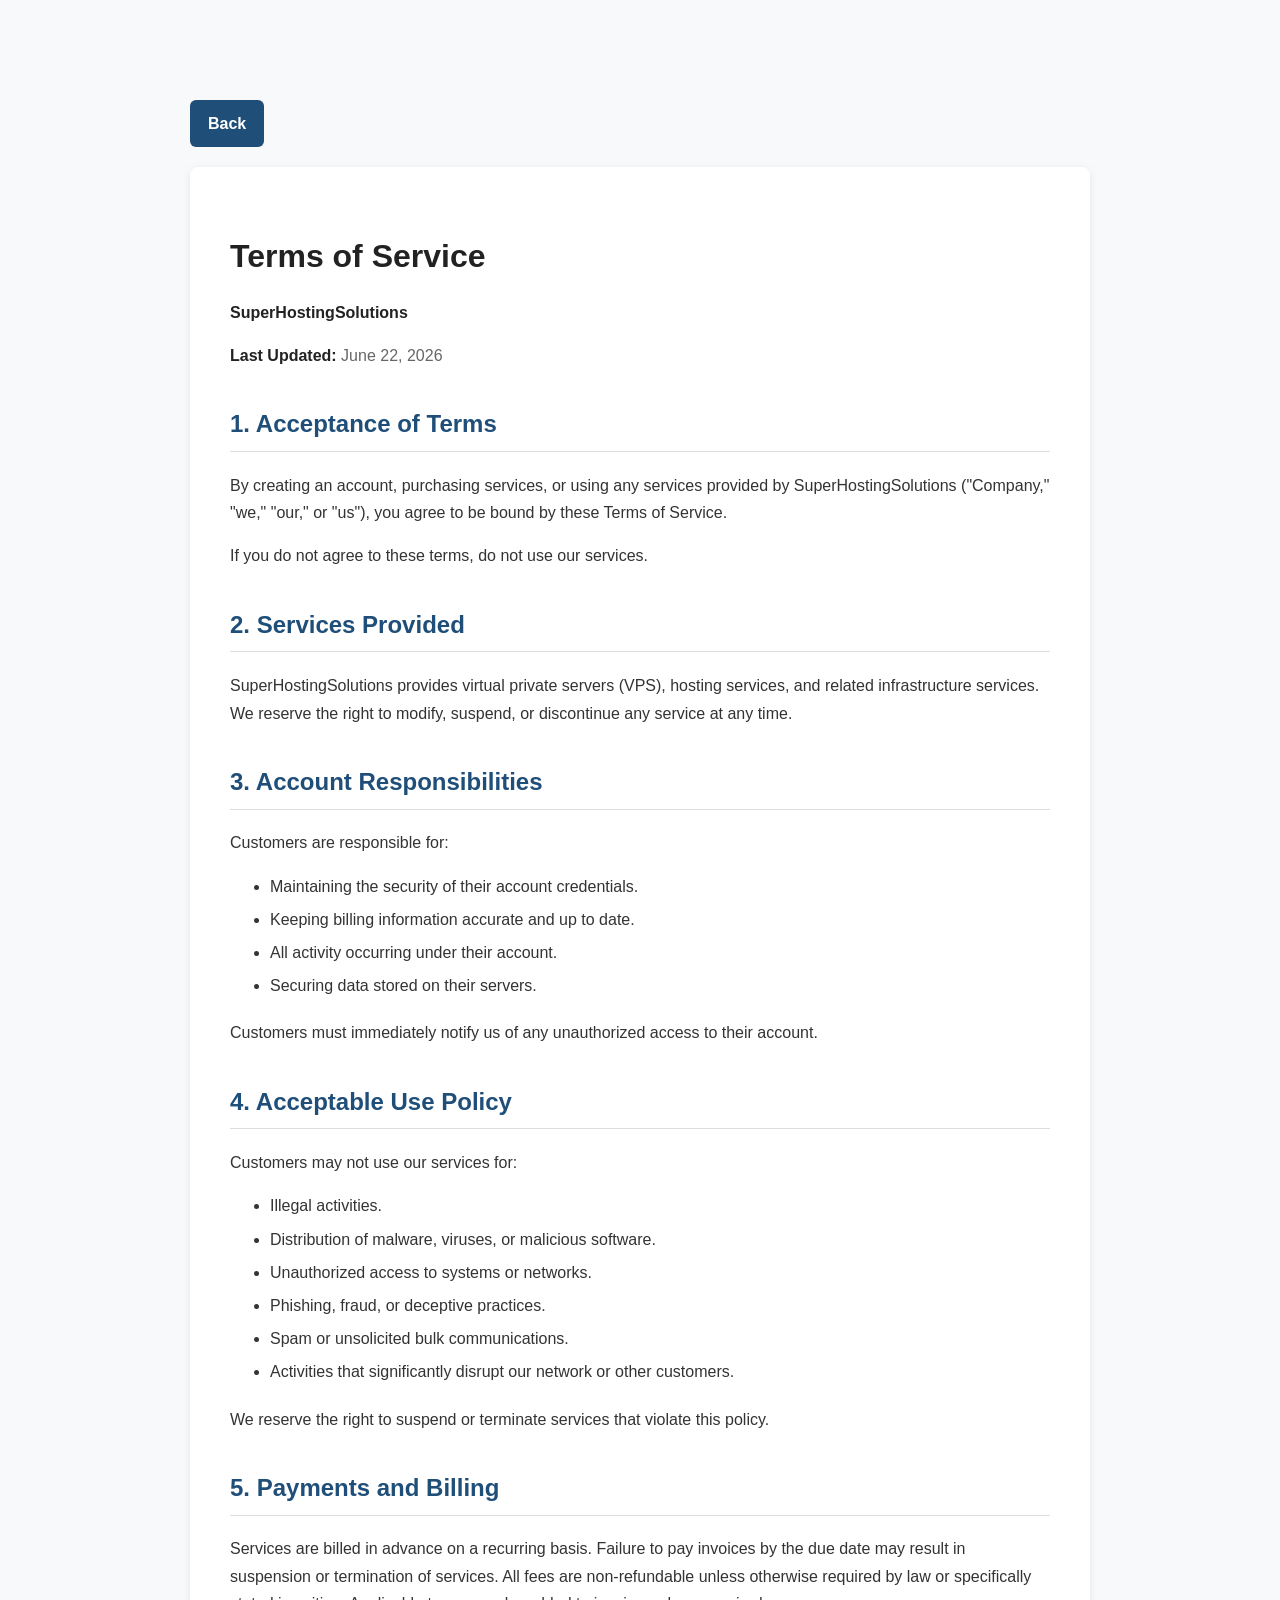
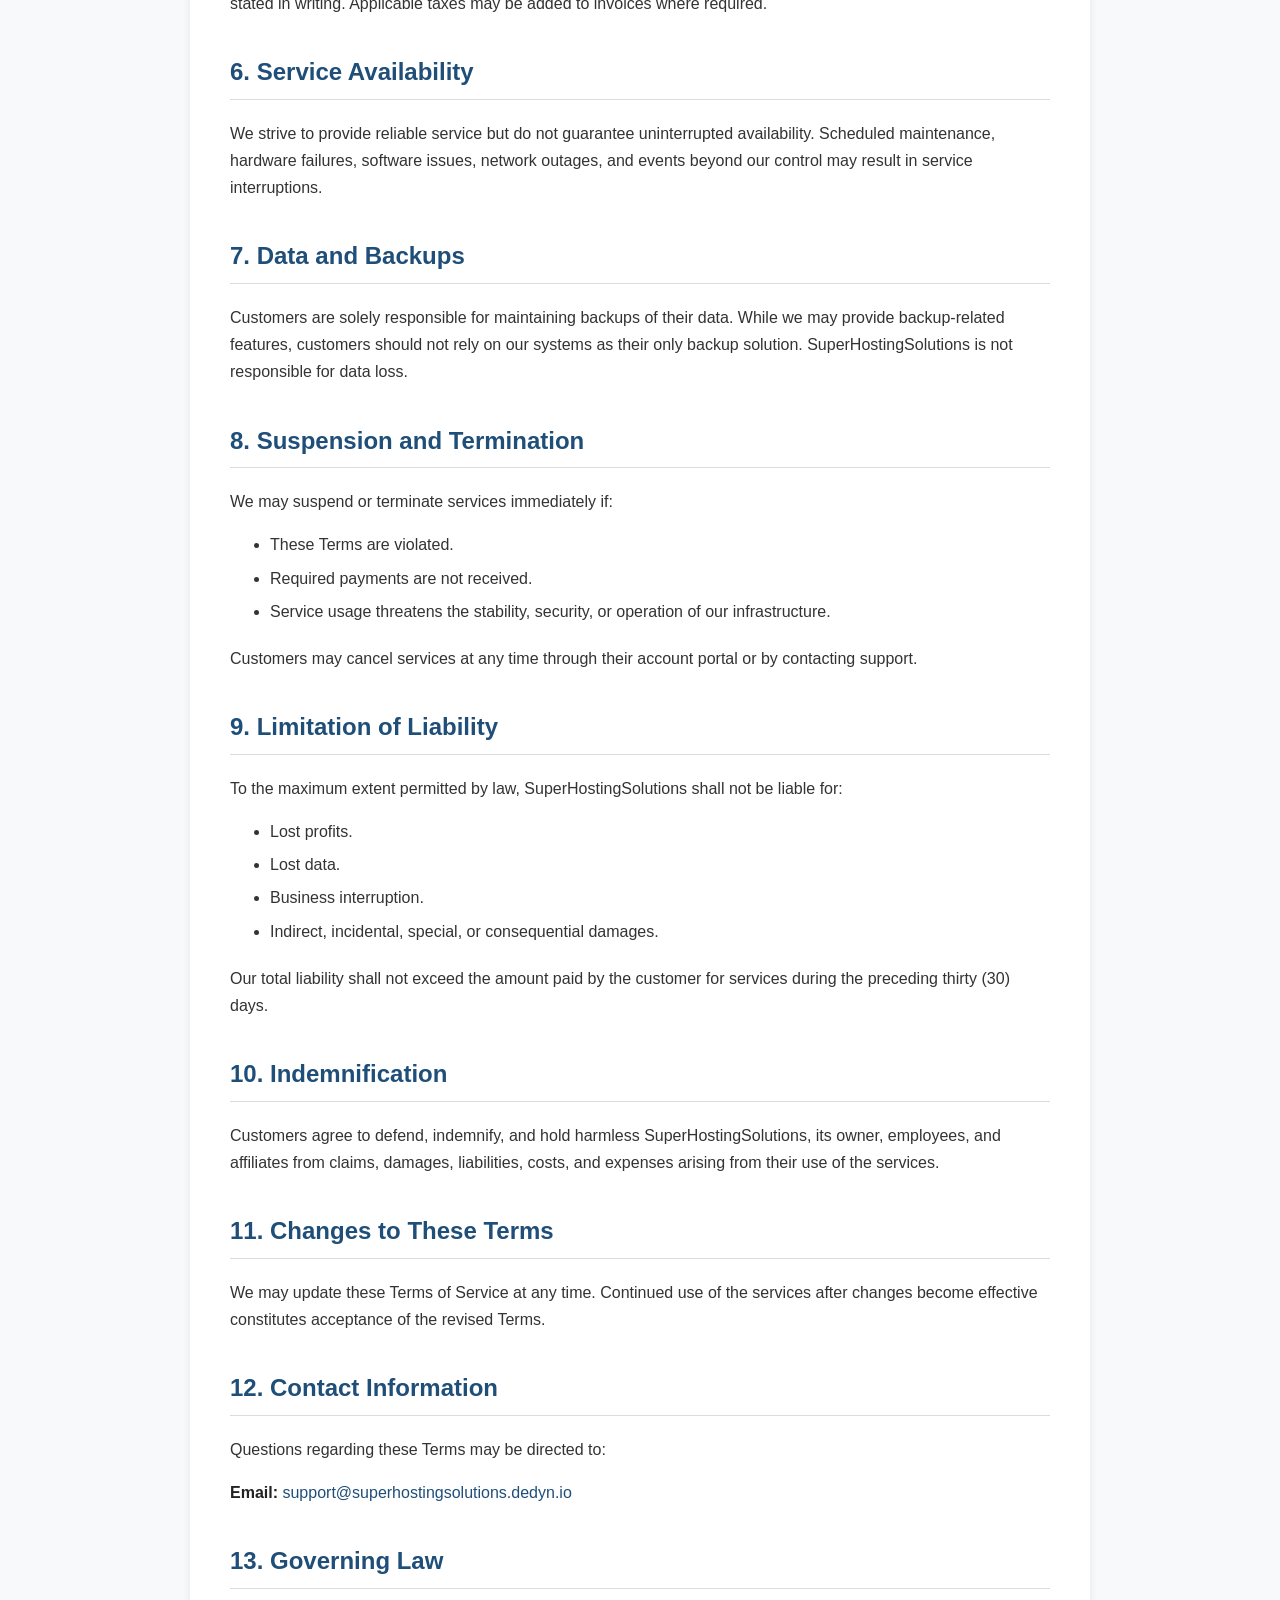
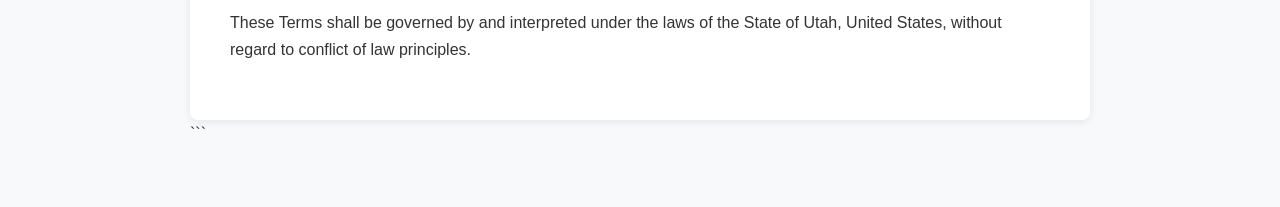
<file: Terms/index.html>
<!DOCTYPE html>
<html lang="en">
<head>
    <meta charset="UTF-8">
    <meta name="viewport" content="width=device-width, initial-scale=1.0">
    <title>Terms of Service - SuperHostingSolutions</title>
    <link rel="stylesheet" href="../styles.css">
</head>
<body>

    <a class="button" href="/">Back</a>

<div class="container">

<h1>Terms of Service</h1>

<p><strong>SuperHostingSolutions</strong></p>
<p class="updated"><strong>Last Updated:</strong> June 22, 2026</p>

<h2>1. Acceptance of Terms</h2>

<p>
By creating an account, purchasing services, or using any services provided by SuperHostingSolutions ("Company," "we," "our," or "us"), you agree to be bound by these Terms of Service.
</p>

<p>
If you do not agree to these terms, do not use our services.
</p>

<h2>2. Services Provided</h2>

<p>
SuperHostingSolutions provides virtual private servers (VPS), hosting services, and related infrastructure services.
We reserve the right to modify, suspend, or discontinue any service at any time.
</p>

<h2>3. Account Responsibilities</h2>

<p>Customers are responsible for:</p>

<ul>
    <li>Maintaining the security of their account credentials.</li>
    <li>Keeping billing information accurate and up to date.</li>
    <li>All activity occurring under their account.</li>
    <li>Securing data stored on their servers.</li>
</ul>

<p>
Customers must immediately notify us of any unauthorized access to their account.
</p>

<h2>4. Acceptable Use Policy</h2>

<p>Customers may not use our services for:</p>

<ul>
    <li>Illegal activities.</li>
    <li>Distribution of malware, viruses, or malicious software.</li>
    <li>Unauthorized access to systems or networks.</li>
    <li>Phishing, fraud, or deceptive practices.</li>
    <li>Spam or unsolicited bulk communications.</li>
    <li>Activities that significantly disrupt our network or other customers.</li>
</ul>

<p>
We reserve the right to suspend or terminate services that violate this policy.
</p>

<h2>5. Payments and Billing</h2>

<p>
Services are billed in advance on a recurring basis.
Failure to pay invoices by the due date may result in suspension or termination of services.
All fees are non-refundable unless otherwise required by law or specifically stated in writing.
Applicable taxes may be added to invoices where required.
</p>

<h2>6. Service Availability</h2>

<p>
We strive to provide reliable service but do not guarantee uninterrupted availability.
Scheduled maintenance, hardware failures, software issues, network outages, and events beyond our control may result in service interruptions.
</p>

<h2>7. Data and Backups</h2>

<p>
Customers are solely responsible for maintaining backups of their data.
While we may provide backup-related features, customers should not rely on our systems as their only backup solution.
SuperHostingSolutions is not responsible for data loss.
</p>

<h2>8. Suspension and Termination</h2>

<p>We may suspend or terminate services immediately if:</p>

<ul>
    <li>These Terms are violated.</li>
    <li>Required payments are not received.</li>
    <li>Service usage threatens the stability, security, or operation of our infrastructure.</li>
</ul>

<p>
Customers may cancel services at any time through their account portal or by contacting support.
</p>

<h2>9. Limitation of Liability</h2>

<p>
To the maximum extent permitted by law, SuperHostingSolutions shall not be liable for:
</p>

<ul>
    <li>Lost profits.</li>
    <li>Lost data.</li>
    <li>Business interruption.</li>
    <li>Indirect, incidental, special, or consequential damages.</li>
</ul>

<p>
Our total liability shall not exceed the amount paid by the customer for services during the preceding thirty (30) days.
</p>

<h2>10. Indemnification</h2>

<p>
Customers agree to defend, indemnify, and hold harmless SuperHostingSolutions, its owner, employees, and affiliates from claims, damages, liabilities, costs, and expenses arising from their use of the services.
</p>

<h2>11. Changes to These Terms</h2>

<p>
We may update these Terms of Service at any time.
Continued use of the services after changes become effective constitutes acceptance of the revised Terms.
</p>

<h2>12. Contact Information</h2>

<p>
Questions regarding these Terms may be directed to:
</p>

<p>
<strong>Email:</strong>
<a href="mailto:support@superhostingsolutions.dedyn.io">
support@superhostingsolutions.dedyn.io
</a>
</p>

<h2>13. Governing Law</h2>

<p>
These Terms shall be governed by and interpreted under the laws of the State of Utah, United States, without regard to conflict of law principles.
</p>

</div>

</body>
</html>
```
</file>
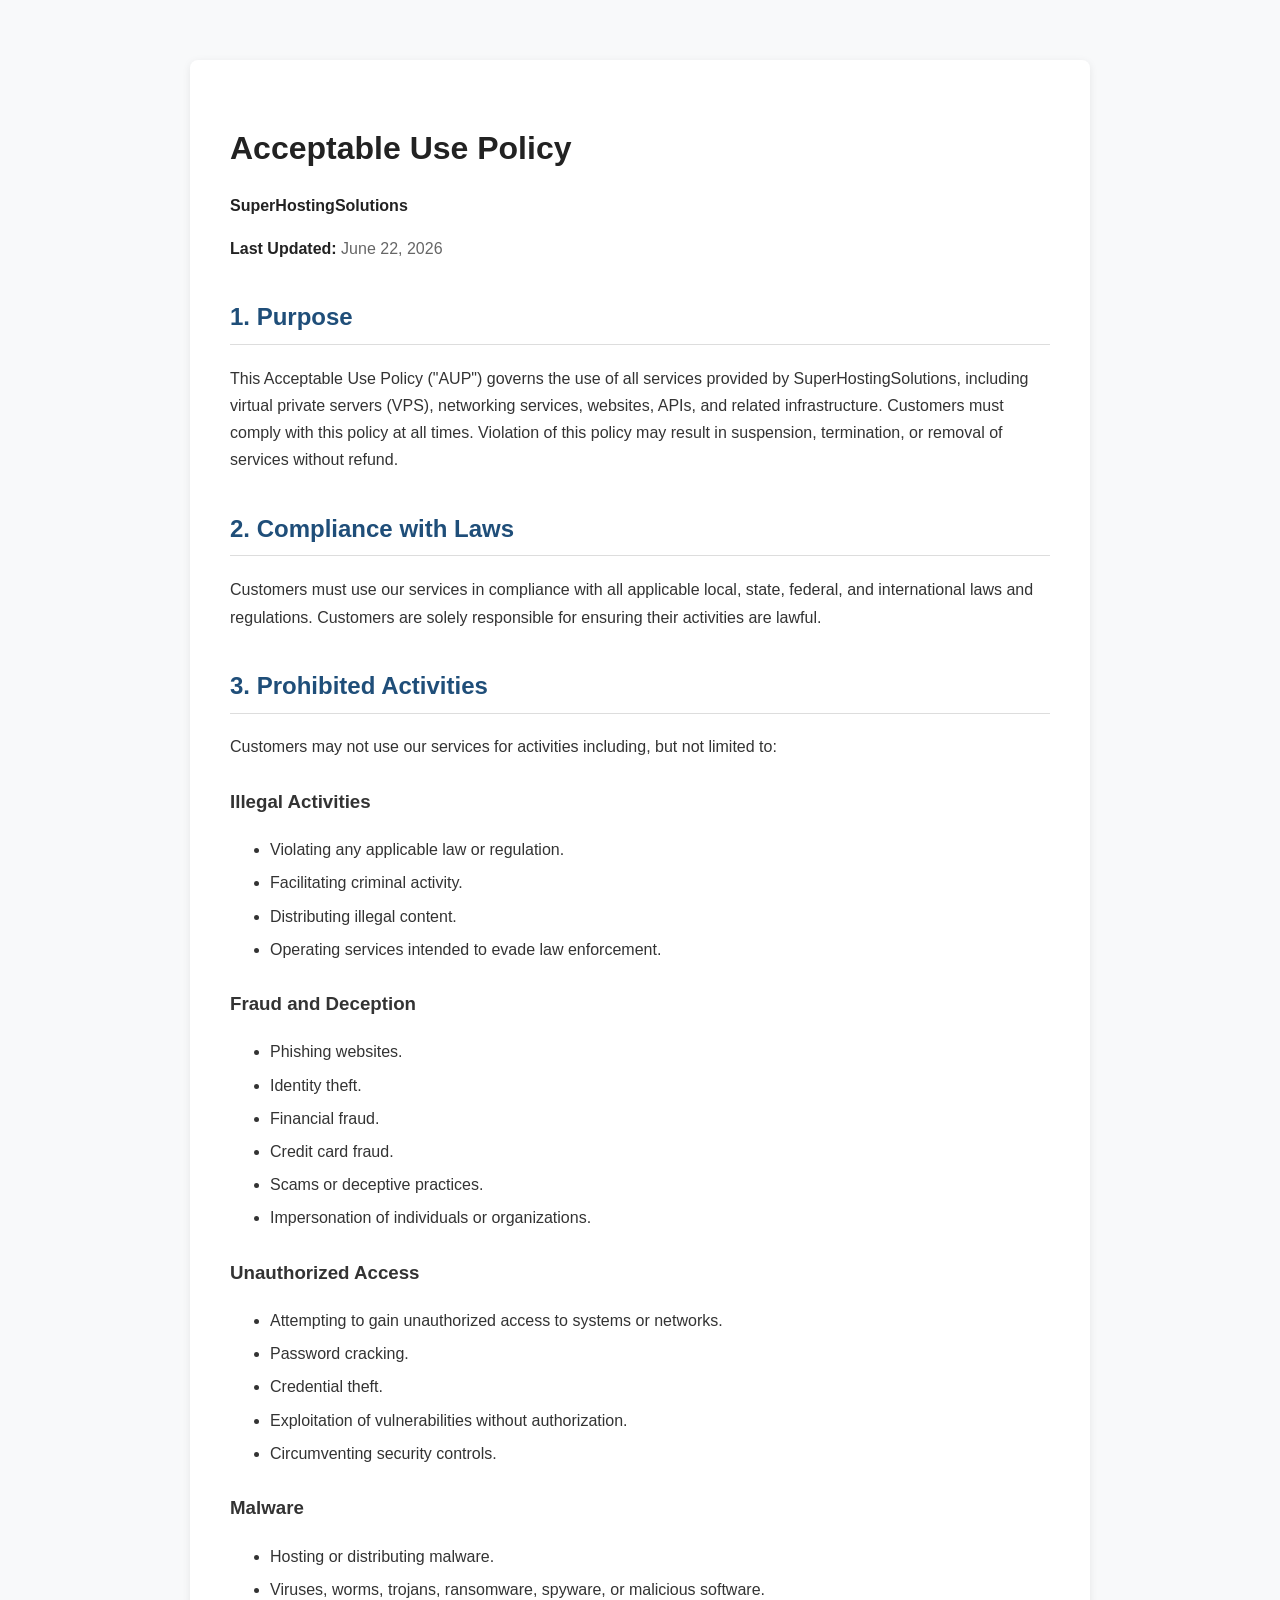
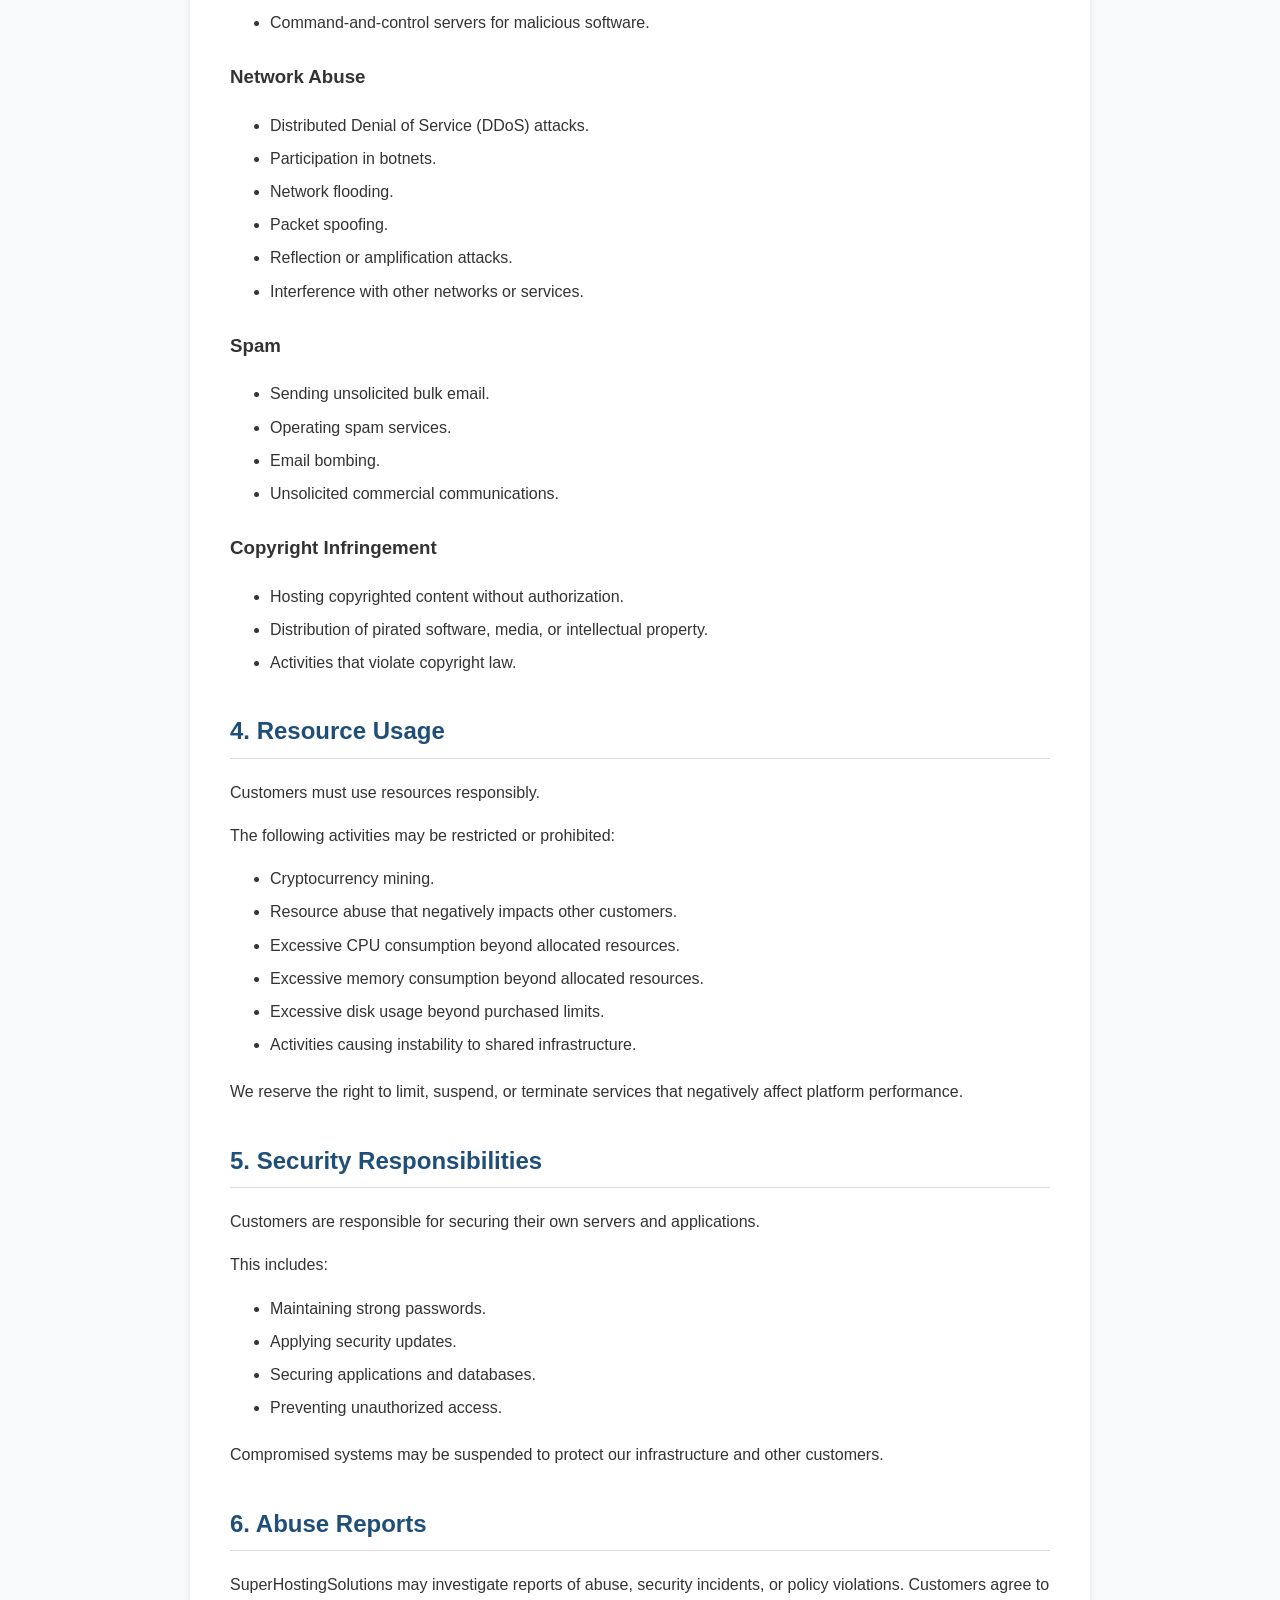
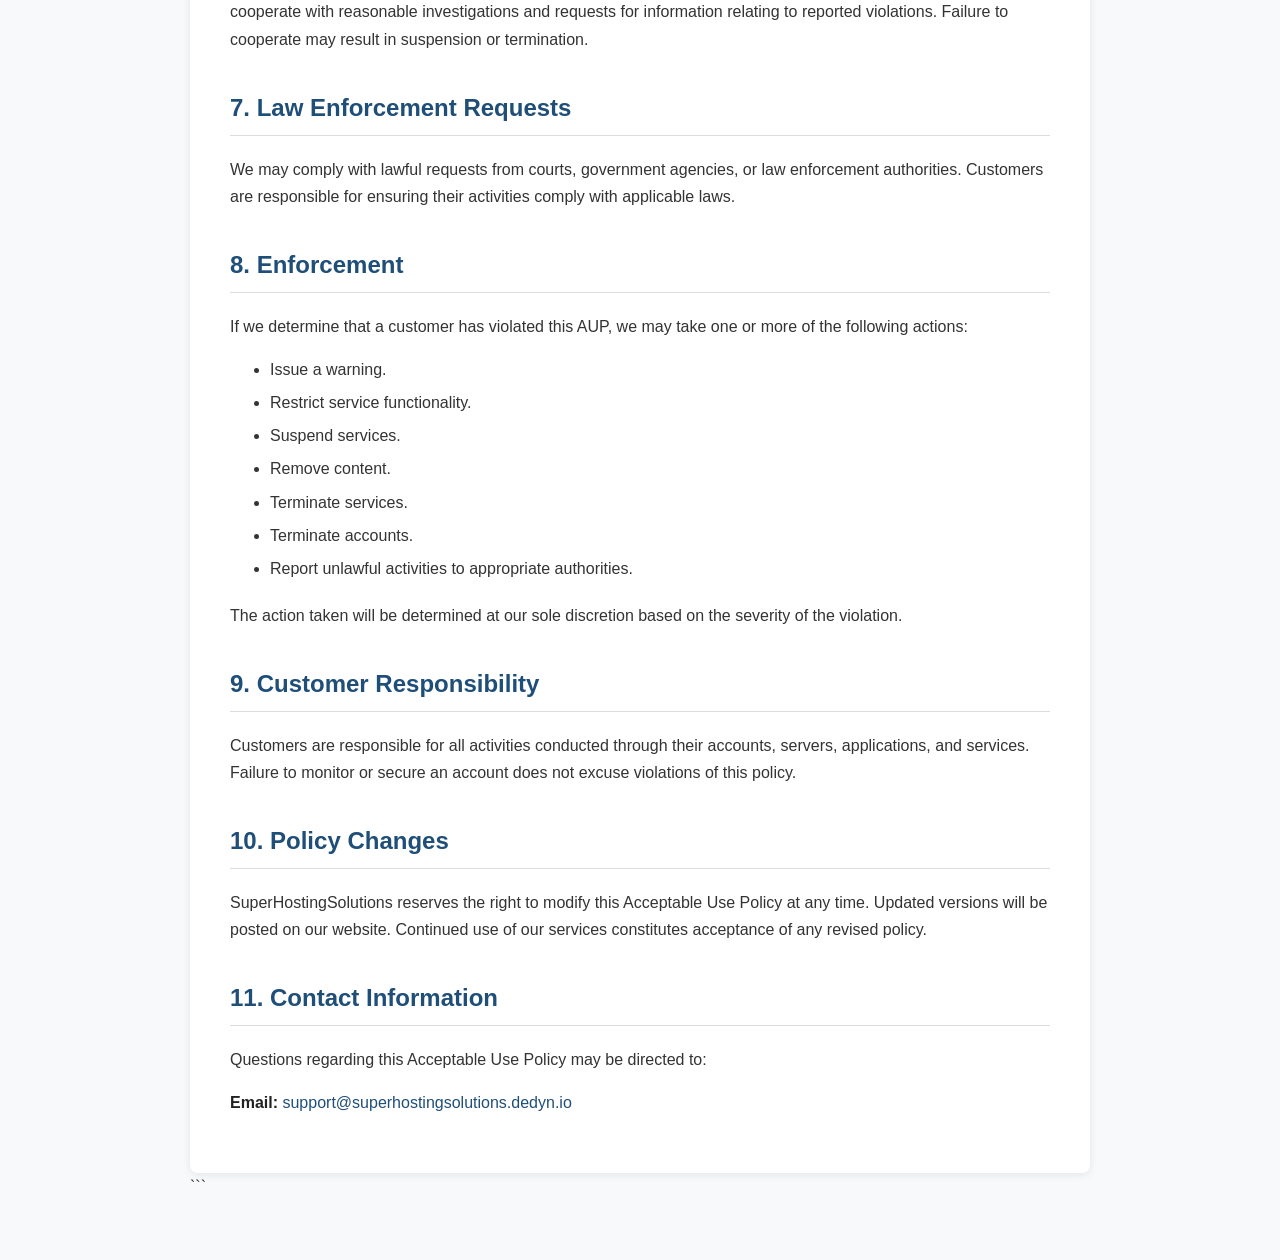
<file: aup.html>
<!DOCTYPE html>
<html lang="en">
<head>
    <meta charset="UTF-8">
    <meta name="viewport" content="width=device-width, initial-scale=1.0">
    <title>Acceptable Use Policy - SuperHostingSolutions</title>
    <style>
        body {
            font-family: Arial, Helvetica, sans-serif;
            max-width: 900px;
            margin: 40px auto;
            padding: 20px;
            line-height: 1.7;
            color: #333;
            background-color: #f8f9fa;
        }

        .container {
            background: #fff;
            padding: 40px;
            border-radius: 8px;
            box-shadow: 0 2px 8px rgba(0,0,0,0.08);
        }

        h1 {
            margin-bottom: 5px;
            color: #222;
        }

        .updated {
            color: #666;
            margin-bottom: 35px;
        }

        h2 {
            margin-top: 35px;
            color: #1f4e79;
            border-bottom: 1px solid #ddd;
            padding-bottom: 6px;
        }

        h3 {
            margin-top: 25px;
            color: #333;
        }

        ul {
            margin-top: 10px;
            margin-bottom: 20px;
        }

        li {
            margin-bottom: 6px;
        }

        a {
            color: #1f4e79;
            text-decoration: none;
        }

        a:hover {
            text-decoration: underline;
        }

        strong {
            color: #222;
        }
    </style>
</head>
<body>

<div class="container">

<h1>Acceptable Use Policy</h1>

<p><strong>SuperHostingSolutions</strong></p>
<p class="updated"><strong>Last Updated:</strong> June 22, 2026</p>

<h2>1. Purpose</h2>

<p>
This Acceptable Use Policy ("AUP") governs the use of all services provided by SuperHostingSolutions, including virtual private servers (VPS), networking services, websites, APIs, and related infrastructure.
Customers must comply with this policy at all times.
Violation of this policy may result in suspension, termination, or removal of services without refund.
</p>

<h2>2. Compliance with Laws</h2>

<p>
Customers must use our services in compliance with all applicable local, state, federal, and international laws and regulations.
Customers are solely responsible for ensuring their activities are lawful.
</p>

<h2>3. Prohibited Activities</h2>

<p>Customers may not use our services for activities including, but not limited to:</p>

<h3>Illegal Activities</h3>
<ul>
    <li>Violating any applicable law or regulation.</li>
    <li>Facilitating criminal activity.</li>
    <li>Distributing illegal content.</li>
    <li>Operating services intended to evade law enforcement.</li>
</ul>

<h3>Fraud and Deception</h3>
<ul>
    <li>Phishing websites.</li>
    <li>Identity theft.</li>
    <li>Financial fraud.</li>
    <li>Credit card fraud.</li>
    <li>Scams or deceptive practices.</li>
    <li>Impersonation of individuals or organizations.</li>
</ul>

<h3>Unauthorized Access</h3>
<ul>
    <li>Attempting to gain unauthorized access to systems or networks.</li>
    <li>Password cracking.</li>
    <li>Credential theft.</li>
    <li>Exploitation of vulnerabilities without authorization.</li>
    <li>Circumventing security controls.</li>
</ul>

<h3>Malware</h3>
<ul>
    <li>Hosting or distributing malware.</li>
    <li>Viruses, worms, trojans, ransomware, spyware, or malicious software.</li>
    <li>Command-and-control servers for malicious software.</li>
</ul>

<h3>Network Abuse</h3>
<ul>
    <li>Distributed Denial of Service (DDoS) attacks.</li>
    <li>Participation in botnets.</li>
    <li>Network flooding.</li>
    <li>Packet spoofing.</li>
    <li>Reflection or amplification attacks.</li>
    <li>Interference with other networks or services.</li>
</ul>

<h3>Spam</h3>
<ul>
    <li>Sending unsolicited bulk email.</li>
    <li>Operating spam services.</li>
    <li>Email bombing.</li>
    <li>Unsolicited commercial communications.</li>
</ul>

<h3>Copyright Infringement</h3>
<ul>
    <li>Hosting copyrighted content without authorization.</li>
    <li>Distribution of pirated software, media, or intellectual property.</li>
    <li>Activities that violate copyright law.</li>
</ul>

<h2>4. Resource Usage</h2>

<p>Customers must use resources responsibly.</p>

<p>The following activities may be restricted or prohibited:</p>

<ul>
    <li>Cryptocurrency mining.</li>
    <li>Resource abuse that negatively impacts other customers.</li>
    <li>Excessive CPU consumption beyond allocated resources.</li>
    <li>Excessive memory consumption beyond allocated resources.</li>
    <li>Excessive disk usage beyond purchased limits.</li>
    <li>Activities causing instability to shared infrastructure.</li>
</ul>

<p>
We reserve the right to limit, suspend, or terminate services that negatively affect platform performance.
</p>

<h2>5. Security Responsibilities</h2>

<p>Customers are responsible for securing their own servers and applications.</p>

<p>This includes:</p>

<ul>
    <li>Maintaining strong passwords.</li>
    <li>Applying security updates.</li>
    <li>Securing applications and databases.</li>
    <li>Preventing unauthorized access.</li>
</ul>

<p>
Compromised systems may be suspended to protect our infrastructure and other customers.
</p>

<h2>6. Abuse Reports</h2>

<p>
SuperHostingSolutions may investigate reports of abuse, security incidents, or policy violations.
Customers agree to cooperate with reasonable investigations and requests for information relating to reported violations.
Failure to cooperate may result in suspension or termination.
</p>

<h2>7. Law Enforcement Requests</h2>

<p>
We may comply with lawful requests from courts, government agencies, or law enforcement authorities.
Customers are responsible for ensuring their activities comply with applicable laws.
</p>

<h2>8. Enforcement</h2>

<p>
If we determine that a customer has violated this AUP, we may take one or more of the following actions:
</p>

<ul>
    <li>Issue a warning.</li>
    <li>Restrict service functionality.</li>
    <li>Suspend services.</li>
    <li>Remove content.</li>
    <li>Terminate services.</li>
    <li>Terminate accounts.</li>
    <li>Report unlawful activities to appropriate authorities.</li>
</ul>

<p>
The action taken will be determined at our sole discretion based on the severity of the violation.
</p>

<h2>9. Customer Responsibility</h2>

<p>
Customers are responsible for all activities conducted through their accounts, servers, applications, and services.
Failure to monitor or secure an account does not excuse violations of this policy.
</p>

<h2>10. Policy Changes</h2>

<p>
SuperHostingSolutions reserves the right to modify this Acceptable Use Policy at any time.
Updated versions will be posted on our website.
Continued use of our services constitutes acceptance of any revised policy.
</p>

<h2>11. Contact Information</h2>

<p>
Questions regarding this Acceptable Use Policy may be directed to:
</p>

<p>
<strong>Email:</strong>
<a href="mailto:support@superhostingsolutions.dedyn.io">
support@superhostingsolutions.dedyn.io
</a>
</p>

</div>

</body>
</html>
```
</file>
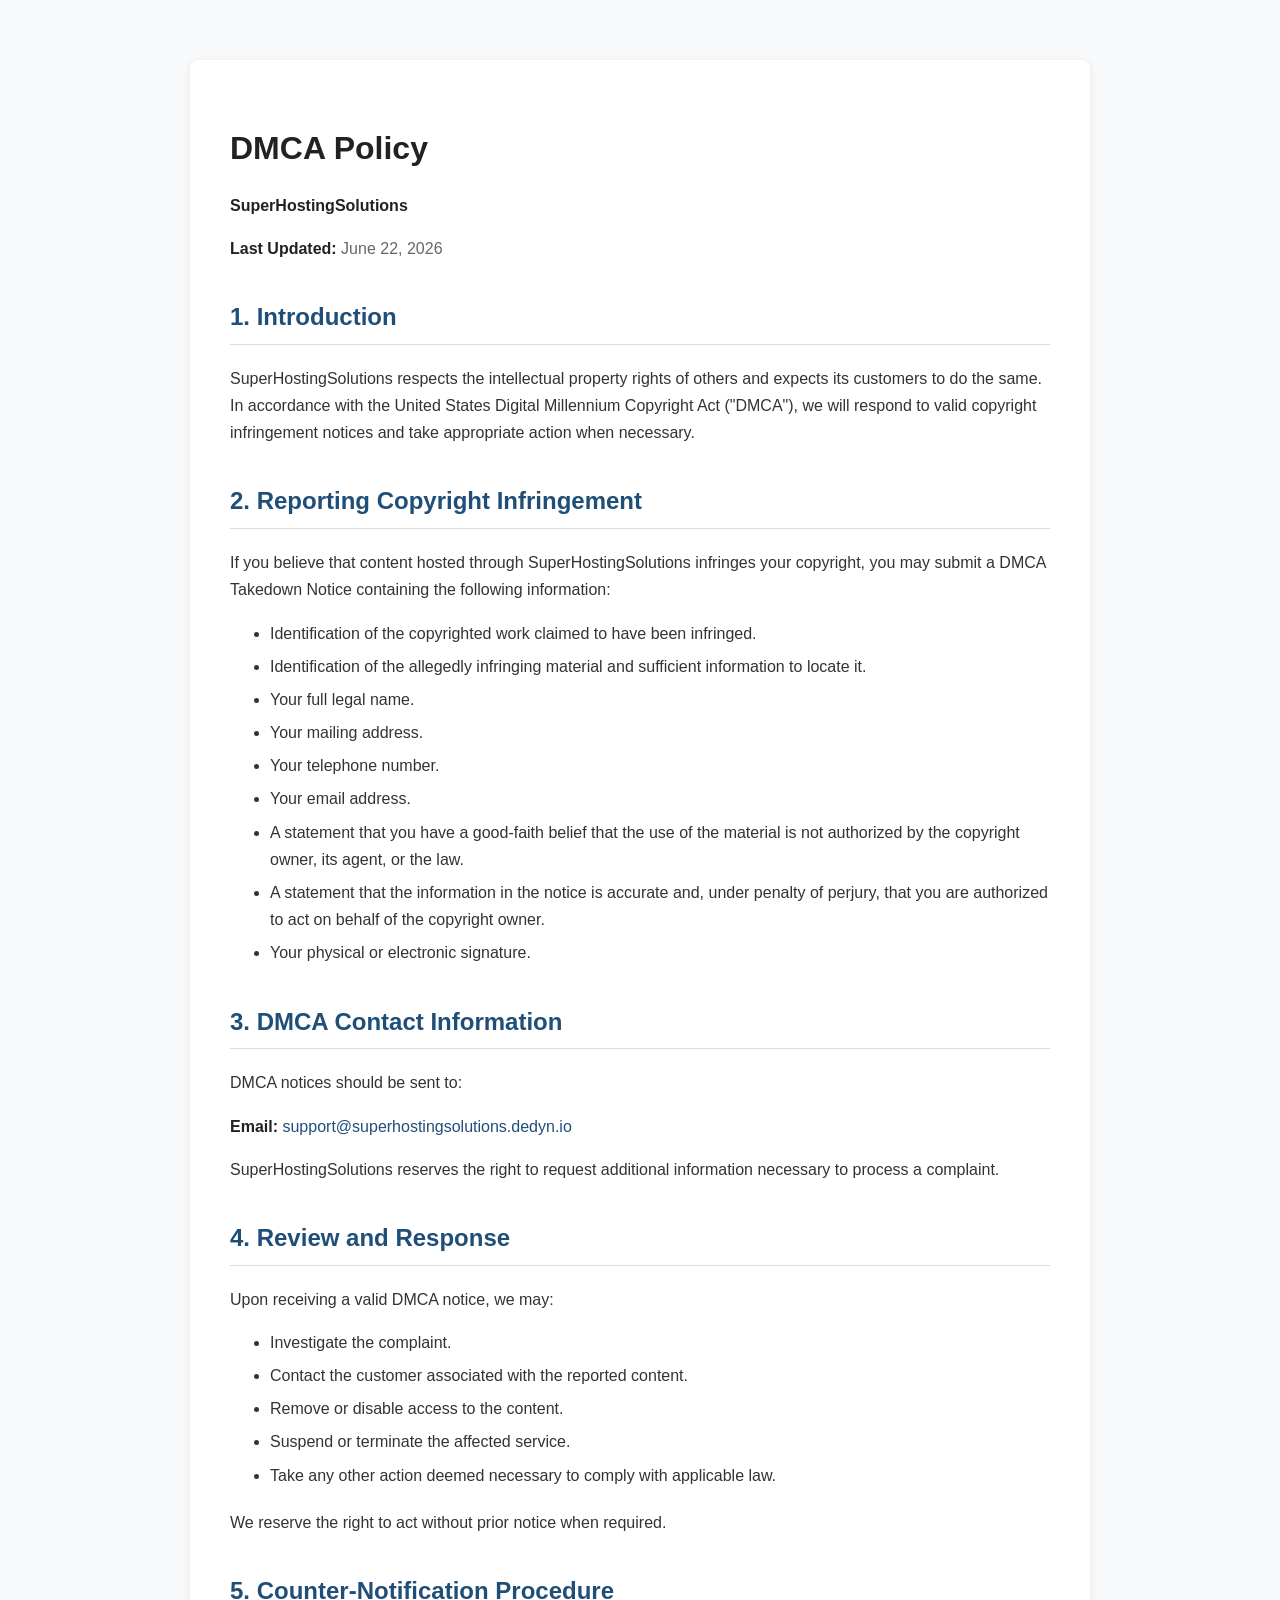
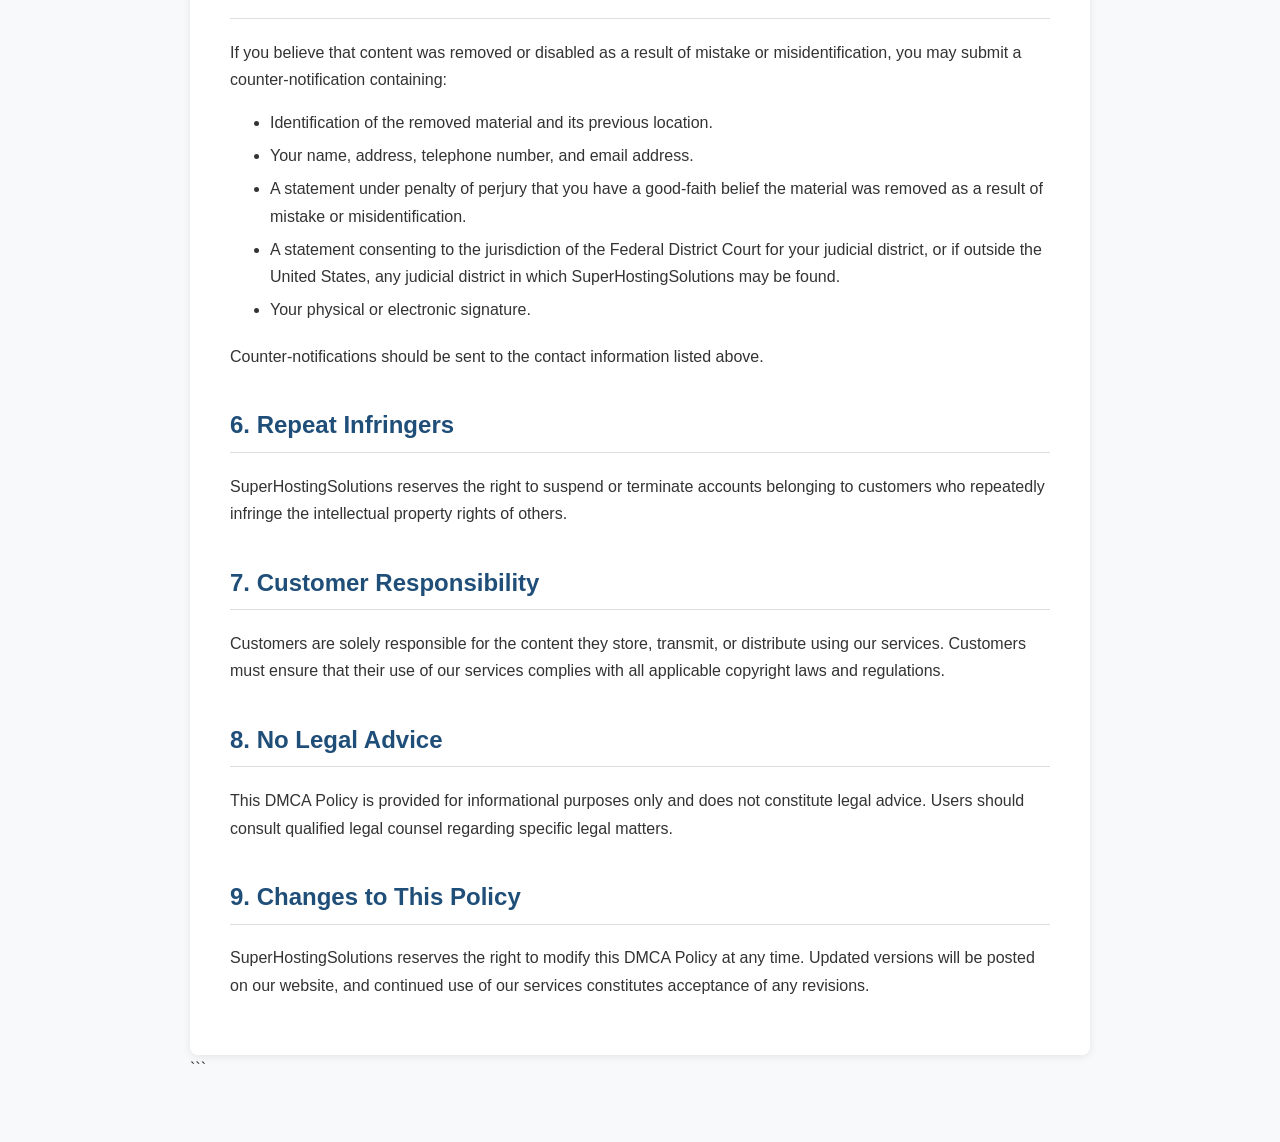
<file: DMCA.html>
<!DOCTYPE html>
<html lang="en">
<head>
    <meta charset="UTF-8">
    <meta name="viewport" content="width=device-width, initial-scale=1.0">
    <title>DMCA Policy - SuperHostingSolutions</title>
    <style>
        body {
            font-family: Arial, Helvetica, sans-serif;
            max-width: 900px;
            margin: 40px auto;
            padding: 20px;
            line-height: 1.7;
            color: #333;
            background-color: #f8f9fa;
        }

        .container {
            background: #fff;
            padding: 40px;
            border-radius: 8px;
            box-shadow: 0 2px 8px rgba(0,0,0,0.08);
        }

        h1 {
            margin-bottom: 5px;
            color: #222;
        }

        .updated {
            color: #666;
            margin-bottom: 35px;
        }

        h2 {
            margin-top: 35px;
            color: #1f4e79;
            border-bottom: 1px solid #ddd;
            padding-bottom: 6px;
        }

        h3 {
            margin-top: 25px;
            color: #333;
        }

        ul {
            margin-top: 10px;
            margin-bottom: 20px;
        }

        li {
            margin-bottom: 6px;
        }

        a {
            color: #1f4e79;
            text-decoration: none;
        }

        a:hover {
            text-decoration: underline;
        }

        strong {
            color: #222;
        }
    </style>
</head>
<body>

<div class="container">

<h1>DMCA Policy</h1>

<p><strong>SuperHostingSolutions</strong></p>
<p class="updated"><strong>Last Updated:</strong> June 22, 2026</p>

<h2>1. Introduction</h2>

<p>
SuperHostingSolutions respects the intellectual property rights of others and expects its customers to do the same.
In accordance with the United States Digital Millennium Copyright Act ("DMCA"), we will respond to valid copyright infringement notices and take appropriate action when necessary.
</p>

<h2>2. Reporting Copyright Infringement</h2>

<p>
If you believe that content hosted through SuperHostingSolutions infringes your copyright, you may submit a DMCA Takedown Notice containing the following information:
</p>

<ul>
    <li>Identification of the copyrighted work claimed to have been infringed.</li>
    <li>Identification of the allegedly infringing material and sufficient information to locate it.</li>
    <li>Your full legal name.</li>
    <li>Your mailing address.</li>
    <li>Your telephone number.</li>
    <li>Your email address.</li>
    <li>A statement that you have a good-faith belief that the use of the material is not authorized by the copyright owner, its agent, or the law.</li>
    <li>A statement that the information in the notice is accurate and, under penalty of perjury, that you are authorized to act on behalf of the copyright owner.</li>
    <li>Your physical or electronic signature.</li>
</ul>

<h2>3. DMCA Contact Information</h2>

<p>
DMCA notices should be sent to:
</p>

<p>
<strong>Email:</strong>
<a href="mailto:support@superhostingsolutions.dedyn.io">
support@superhostingsolutions.dedyn.io
</a>
</p>

<p>
SuperHostingSolutions reserves the right to request additional information necessary to process a complaint.
</p>

<h2>4. Review and Response</h2>

<p>
Upon receiving a valid DMCA notice, we may:
</p>

<ul>
    <li>Investigate the complaint.</li>
    <li>Contact the customer associated with the reported content.</li>
    <li>Remove or disable access to the content.</li>
    <li>Suspend or terminate the affected service.</li>
    <li>Take any other action deemed necessary to comply with applicable law.</li>
</ul>

<p>
We reserve the right to act without prior notice when required.
</p>

<h2>5. Counter-Notification Procedure</h2>

<p>
If you believe that content was removed or disabled as a result of mistake or misidentification, you may submit a counter-notification containing:
</p>

<ul>
    <li>Identification of the removed material and its previous location.</li>
    <li>Your name, address, telephone number, and email address.</li>
    <li>A statement under penalty of perjury that you have a good-faith belief the material was removed as a result of mistake or misidentification.</li>
    <li>A statement consenting to the jurisdiction of the Federal District Court for your judicial district, or if outside the United States, any judicial district in which SuperHostingSolutions may be found.</li>
    <li>Your physical or electronic signature.</li>
</ul>

<p>
Counter-notifications should be sent to the contact information listed above.
</p>

<h2>6. Repeat Infringers</h2>

<p>
SuperHostingSolutions reserves the right to suspend or terminate accounts belonging to customers who repeatedly infringe the intellectual property rights of others.
</p>

<h2>7. Customer Responsibility</h2>

<p>
Customers are solely responsible for the content they store, transmit, or distribute using our services.
Customers must ensure that their use of our services complies with all applicable copyright laws and regulations.
</p>

<h2>8. No Legal Advice</h2>

<p>
This DMCA Policy is provided for informational purposes only and does not constitute legal advice.
Users should consult qualified legal counsel regarding specific legal matters.
</p>

<h2>9. Changes to This Policy</h2>

<p>
SuperHostingSolutions reserves the right to modify this DMCA Policy at any time.
Updated versions will be posted on our website, and continued use of our services constitutes acceptance of any revisions.
</p>

</div>

</body>
</html>
```
</file>
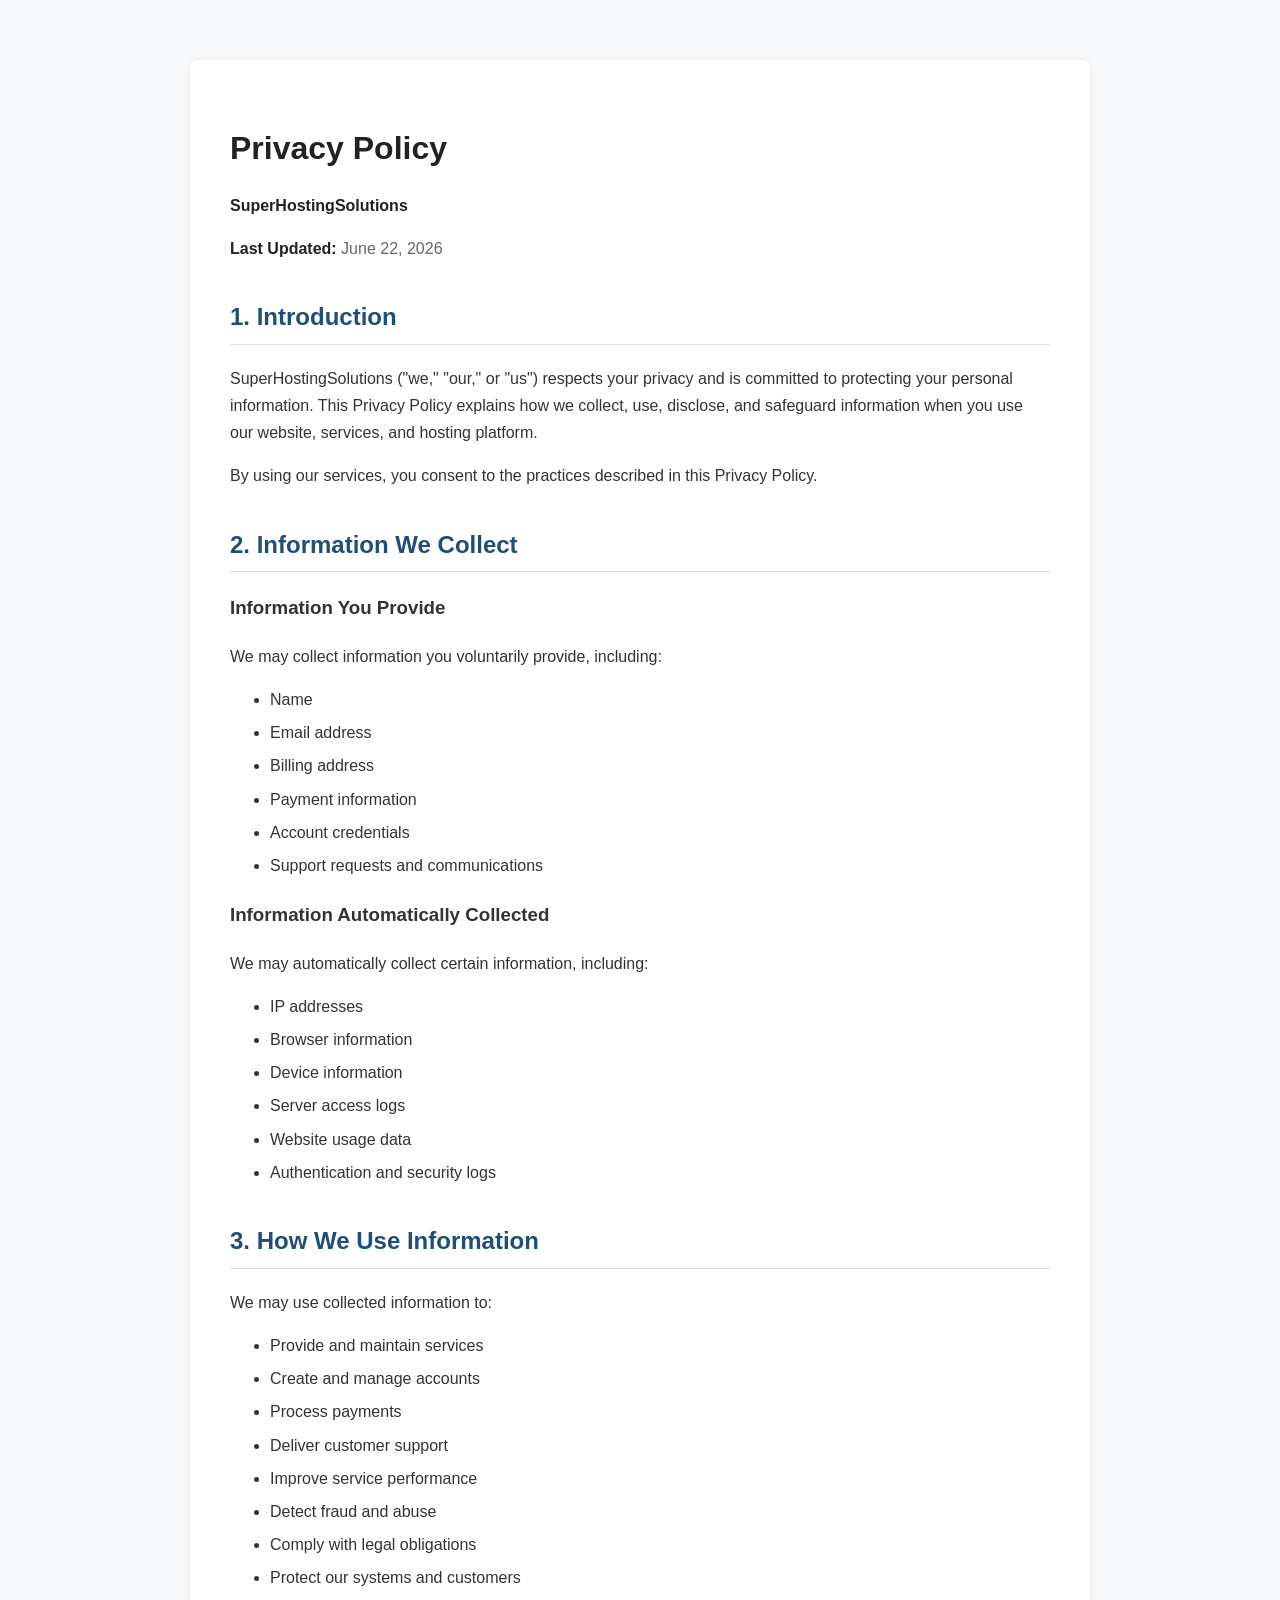
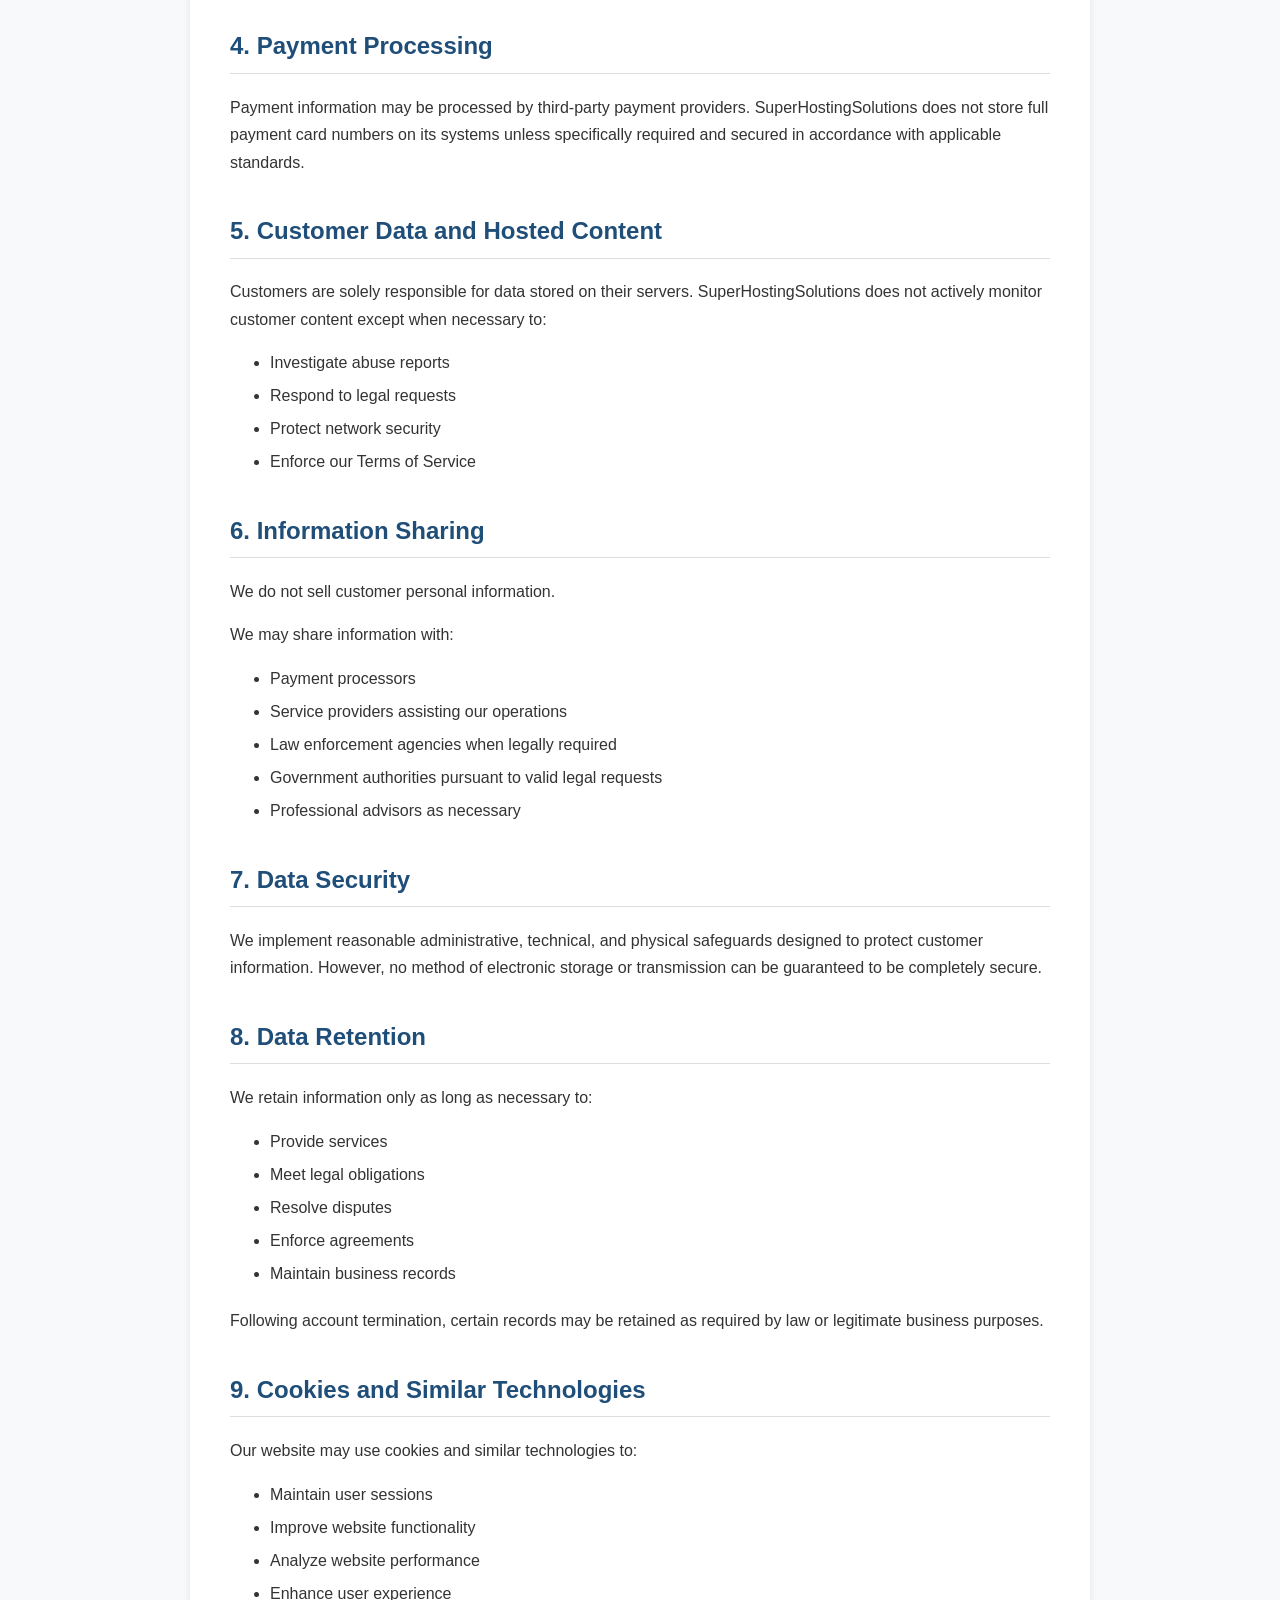
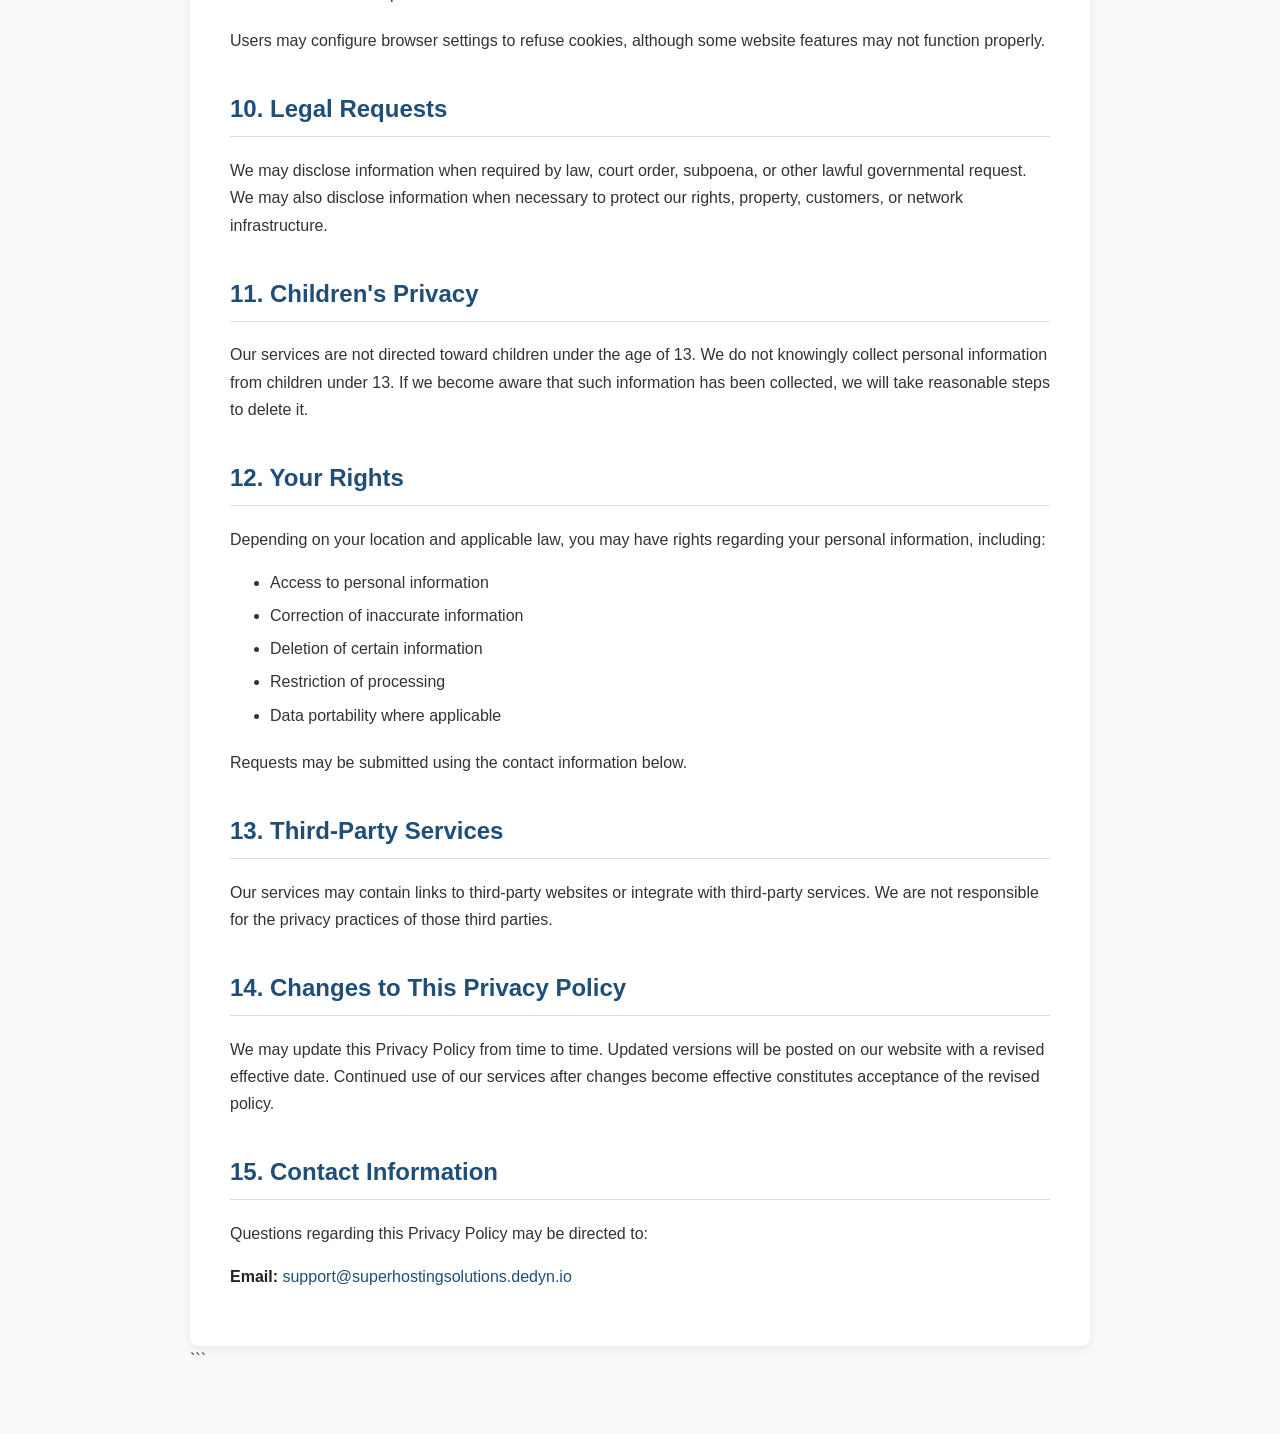
<file: Privacy.html>
<!DOCTYPE html>
<html lang="en">
<head>
    <meta charset="UTF-8">
    <meta name="viewport" content="width=device-width, initial-scale=1.0">
    <title>Privacy Policy - SuperHostingSolutions</title>
    <style>
        body {
            font-family: Arial, Helvetica, sans-serif;
            max-width: 900px;
            margin: 40px auto;
            padding: 20px;
            line-height: 1.7;
            color: #333;
            background-color: #f8f9fa;
        }

        .container {
            background: #fff;
            padding: 40px;
            border-radius: 8px;
            box-shadow: 0 2px 8px rgba(0,0,0,0.08);
        }

        h1 {
            margin-bottom: 5px;
            color: #222;
        }

        .updated {
            color: #666;
            margin-bottom: 35px;
        }

        h2 {
            margin-top: 35px;
            color: #1f4e79;
            border-bottom: 1px solid #ddd;
            padding-bottom: 6px;
        }

        ul {
            margin-top: 10px;
            margin-bottom: 20px;
        }

        li {
            margin-bottom: 6px;
        }

        a {
            color: #1f4e79;
            text-decoration: none;
        }

        a:hover {
            text-decoration: underline;
        }

        strong {
            color: #222;
        }
    </style>
</head>
<body>

<div class="container">

<h1>Privacy Policy</h1>

<p><strong>SuperHostingSolutions</strong></p>
<p class="updated"><strong>Last Updated:</strong> June 22, 2026</p>

<h2>1. Introduction</h2>

<p>
SuperHostingSolutions ("we," "our," or "us") respects your privacy and is committed to protecting your personal information.
This Privacy Policy explains how we collect, use, disclose, and safeguard information when you use our website, services, and hosting platform.
</p>

<p>
By using our services, you consent to the practices described in this Privacy Policy.
</p>

<h2>2. Information We Collect</h2>

<h3>Information You Provide</h3>

<p>We may collect information you voluntarily provide, including:</p>

<ul>
    <li>Name</li>
    <li>Email address</li>
    <li>Billing address</li>
    <li>Payment information</li>
    <li>Account credentials</li>
    <li>Support requests and communications</li>
</ul>

<h3>Information Automatically Collected</h3>

<p>We may automatically collect certain information, including:</p>

<ul>
    <li>IP addresses</li>
    <li>Browser information</li>
    <li>Device information</li>
    <li>Server access logs</li>
    <li>Website usage data</li>
    <li>Authentication and security logs</li>
</ul>

<h2>3. How We Use Information</h2>

<p>We may use collected information to:</p>

<ul>
    <li>Provide and maintain services</li>
    <li>Create and manage accounts</li>
    <li>Process payments</li>
    <li>Deliver customer support</li>
    <li>Improve service performance</li>
    <li>Detect fraud and abuse</li>
    <li>Comply with legal obligations</li>
    <li>Protect our systems and customers</li>
</ul>

<h2>4. Payment Processing</h2>

<p>
Payment information may be processed by third-party payment providers.
SuperHostingSolutions does not store full payment card numbers on its systems unless specifically required and secured in accordance with applicable standards.
</p>

<h2>5. Customer Data and Hosted Content</h2>

<p>
Customers are solely responsible for data stored on their servers.
SuperHostingSolutions does not actively monitor customer content except when necessary to:
</p>

<ul>
    <li>Investigate abuse reports</li>
    <li>Respond to legal requests</li>
    <li>Protect network security</li>
    <li>Enforce our Terms of Service</li>
</ul>

<h2>6. Information Sharing</h2>

<p>We do not sell customer personal information.</p>

<p>We may share information with:</p>

<ul>
    <li>Payment processors</li>
    <li>Service providers assisting our operations</li>
    <li>Law enforcement agencies when legally required</li>
    <li>Government authorities pursuant to valid legal requests</li>
    <li>Professional advisors as necessary</li>
</ul>

<h2>7. Data Security</h2>

<p>
We implement reasonable administrative, technical, and physical safeguards designed to protect customer information.
However, no method of electronic storage or transmission can be guaranteed to be completely secure.
</p>

<h2>8. Data Retention</h2>

<p>We retain information only as long as necessary to:</p>

<ul>
    <li>Provide services</li>
    <li>Meet legal obligations</li>
    <li>Resolve disputes</li>
    <li>Enforce agreements</li>
    <li>Maintain business records</li>
</ul>

<p>
Following account termination, certain records may be retained as required by law or legitimate business purposes.
</p>

<h2>9. Cookies and Similar Technologies</h2>

<p>Our website may use cookies and similar technologies to:</p>

<ul>
    <li>Maintain user sessions</li>
    <li>Improve website functionality</li>
    <li>Analyze website performance</li>
    <li>Enhance user experience</li>
</ul>

<p>
Users may configure browser settings to refuse cookies, although some website features may not function properly.
</p>

<h2>10. Legal Requests</h2>

<p>
We may disclose information when required by law, court order, subpoena, or other lawful governmental request.
We may also disclose information when necessary to protect our rights, property, customers, or network infrastructure.
</p>

<h2>11. Children's Privacy</h2>

<p>
Our services are not directed toward children under the age of 13.
We do not knowingly collect personal information from children under 13.
If we become aware that such information has been collected, we will take reasonable steps to delete it.
</p>

<h2>12. Your Rights</h2>

<p>
Depending on your location and applicable law, you may have rights regarding your personal information, including:
</p>

<ul>
    <li>Access to personal information</li>
    <li>Correction of inaccurate information</li>
    <li>Deletion of certain information</li>
    <li>Restriction of processing</li>
    <li>Data portability where applicable</li>
</ul>

<p>
Requests may be submitted using the contact information below.
</p>

<h2>13. Third-Party Services</h2>

<p>
Our services may contain links to third-party websites or integrate with third-party services.
We are not responsible for the privacy practices of those third parties.
</p>

<h2>14. Changes to This Privacy Policy</h2>

<p>
We may update this Privacy Policy from time to time.
Updated versions will be posted on our website with a revised effective date.
Continued use of our services after changes become effective constitutes acceptance of the revised policy.
</p>

<h2>15. Contact Information</h2>

<p>
Questions regarding this Privacy Policy may be directed to:
</p>

<p>
<strong>Email:</strong>
<a href="mailto:support@superhostingsolutions.dedyn.io">
support@superhostingsolutions.dedyn.io
</a>
</p>

</div>

</body>
</html>
```
</file>
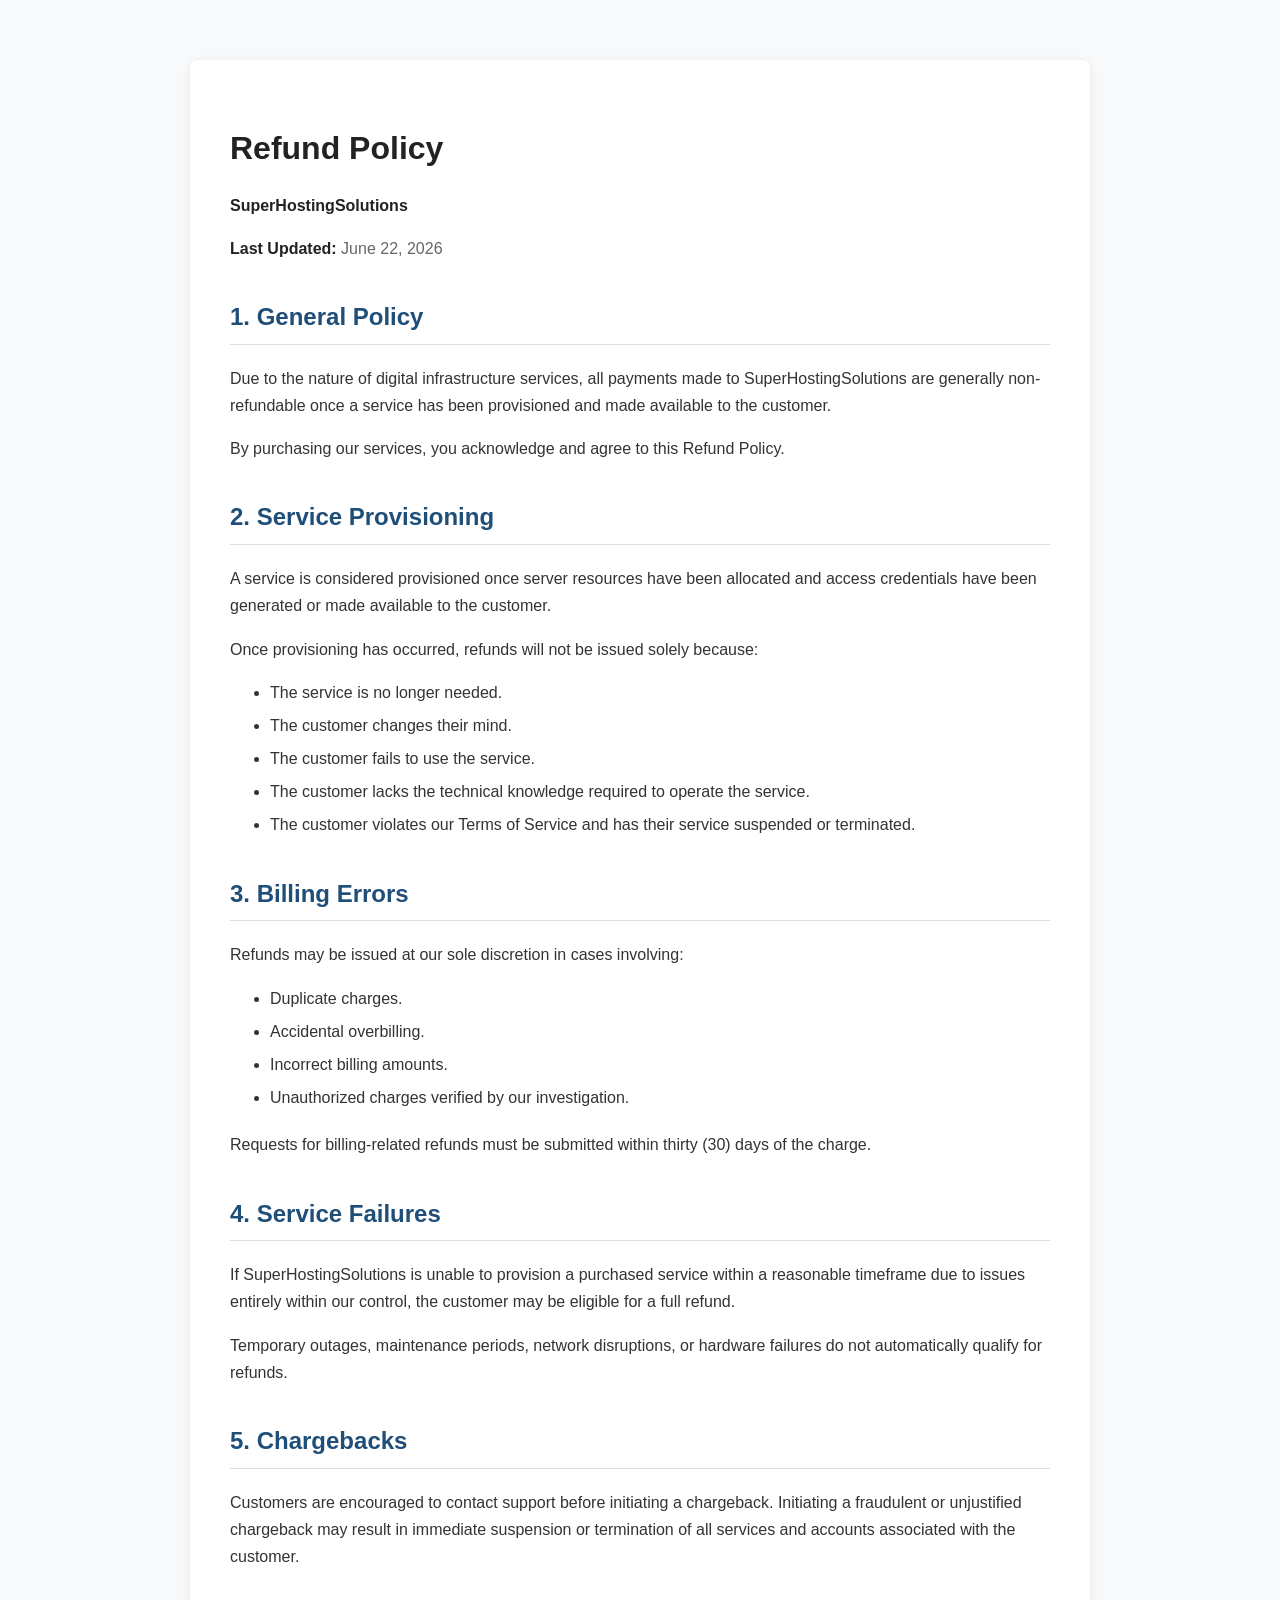
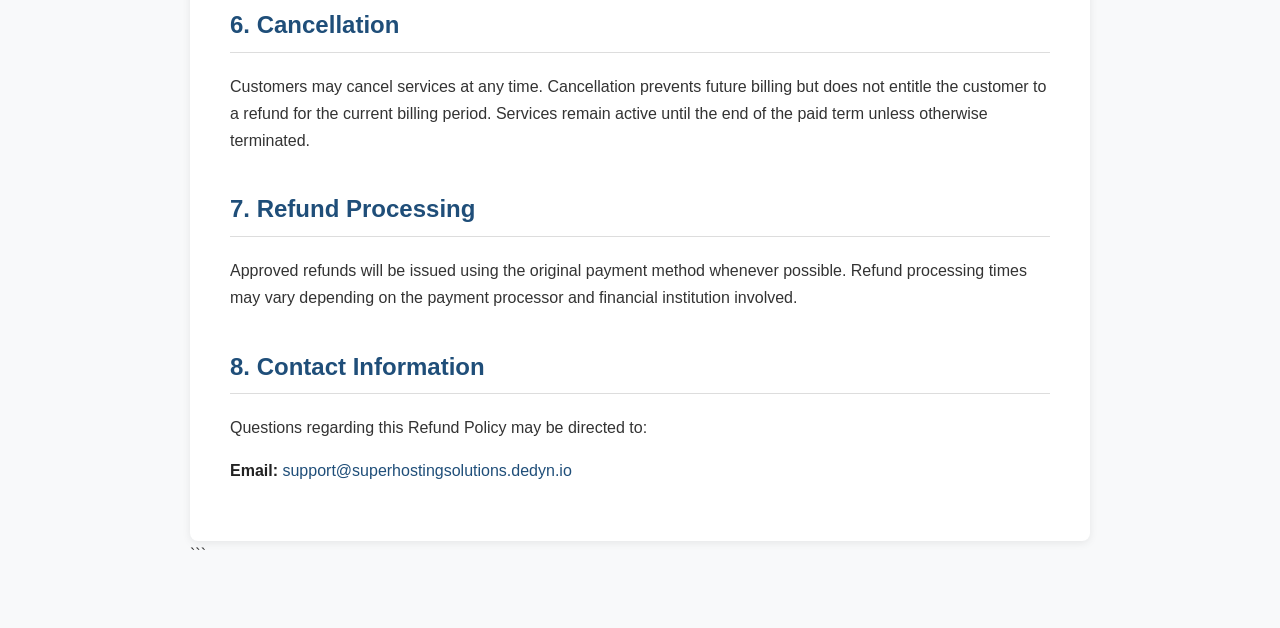
<file: Refund.html>
<!DOCTYPE html>
<html lang="en">
<head>
    <meta charset="UTF-8">
    <meta name="viewport" content="width=device-width, initial-scale=1.0">
    <title>Refund Policy - SuperHostingSolutions</title>
    <style>
        body {
            font-family: Arial, Helvetica, sans-serif;
            max-width: 900px;
            margin: 40px auto;
            padding: 20px;
            line-height: 1.7;
            color: #333;
            background-color: #f8f9fa;
        }

        .container {
            background: #fff;
            padding: 40px;
            border-radius: 8px;
            box-shadow: 0 2px 8px rgba(0,0,0,0.08);
        }

        h1 {
            margin-bottom: 5px;
            color: #222;
        }

        .updated {
            color: #666;
            margin-bottom: 35px;
        }

        h2 {
            margin-top: 35px;
            color: #1f4e79;
            border-bottom: 1px solid #ddd;
            padding-bottom: 6px;
        }

        ul {
            margin-top: 10px;
            margin-bottom: 20px;
        }

        li {
            margin-bottom: 6px;
        }

        a {
            color: #1f4e79;
            text-decoration: none;
        }

        a:hover {
            text-decoration: underline;
        }

        strong {
            color: #222;
        }
    </style>
</head>
<body>

<div class="container">

<h1>Refund Policy</h1>

<p><strong>SuperHostingSolutions</strong></p>
<p class="updated"><strong>Last Updated:</strong> June 22, 2026</p>

<h2>1. General Policy</h2>

<p>
Due to the nature of digital infrastructure services, all payments made to SuperHostingSolutions are generally non-refundable once a service has been provisioned and made available to the customer.
</p>

<p>
By purchasing our services, you acknowledge and agree to this Refund Policy.
</p>

<h2>2. Service Provisioning</h2>

<p>
A service is considered provisioned once server resources have been allocated and access credentials have been generated or made available to the customer.
</p>

<p>
Once provisioning has occurred, refunds will not be issued solely because:
</p>

<ul>
    <li>The service is no longer needed.</li>
    <li>The customer changes their mind.</li>
    <li>The customer fails to use the service.</li>
    <li>The customer lacks the technical knowledge required to operate the service.</li>
    <li>The customer violates our Terms of Service and has their service suspended or terminated.</li>
</ul>

<h2>3. Billing Errors</h2>

<p>
Refunds may be issued at our sole discretion in cases involving:
</p>

<ul>
    <li>Duplicate charges.</li>
    <li>Accidental overbilling.</li>
    <li>Incorrect billing amounts.</li>
    <li>Unauthorized charges verified by our investigation.</li>
</ul>

<p>
Requests for billing-related refunds must be submitted within thirty (30) days of the charge.
</p>

<h2>4. Service Failures</h2>

<p>
If SuperHostingSolutions is unable to provision a purchased service within a reasonable timeframe due to issues entirely within our control, the customer may be eligible for a full refund.
</p>

<p>
Temporary outages, maintenance periods, network disruptions, or hardware failures do not automatically qualify for refunds.
</p>

<h2>5. Chargebacks</h2>

<p>
Customers are encouraged to contact support before initiating a chargeback.
Initiating a fraudulent or unjustified chargeback may result in immediate suspension or termination of all services and accounts associated with the customer.
</p>

<h2>6. Cancellation</h2>

<p>
Customers may cancel services at any time.
Cancellation prevents future billing but does not entitle the customer to a refund for the current billing period.
Services remain active until the end of the paid term unless otherwise terminated.
</p>

<h2>7. Refund Processing</h2>

<p>
Approved refunds will be issued using the original payment method whenever possible.
Refund processing times may vary depending on the payment processor and financial institution involved.
</p>

<h2>8. Contact Information</h2>

<p>
Questions regarding this Refund Policy may be directed to:
</p>

<p>
<strong>Email:</strong>
<a href="mailto:support@superhostingsolutions.dedyn.io">
support@superhostingsolutions.dedyn.io
</a>
</p>

</div>

</body>
</html>
```
</file>
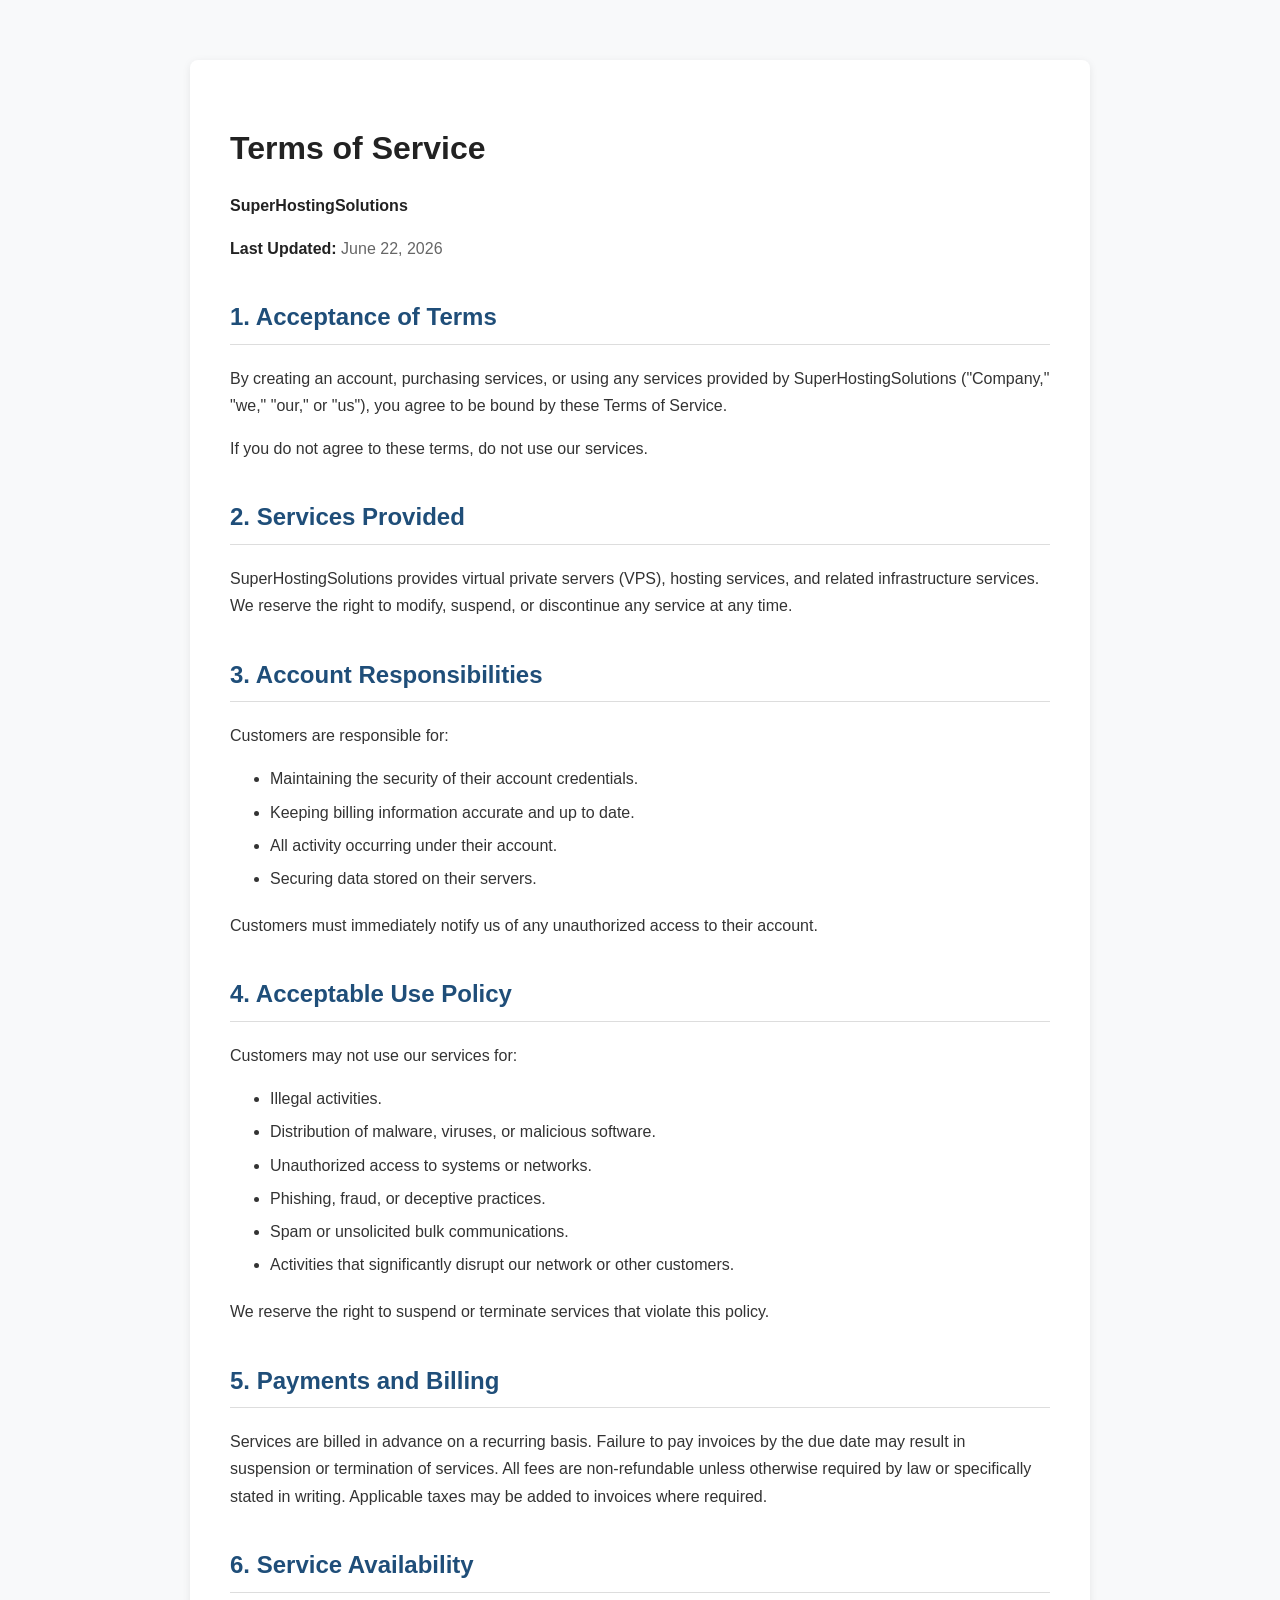
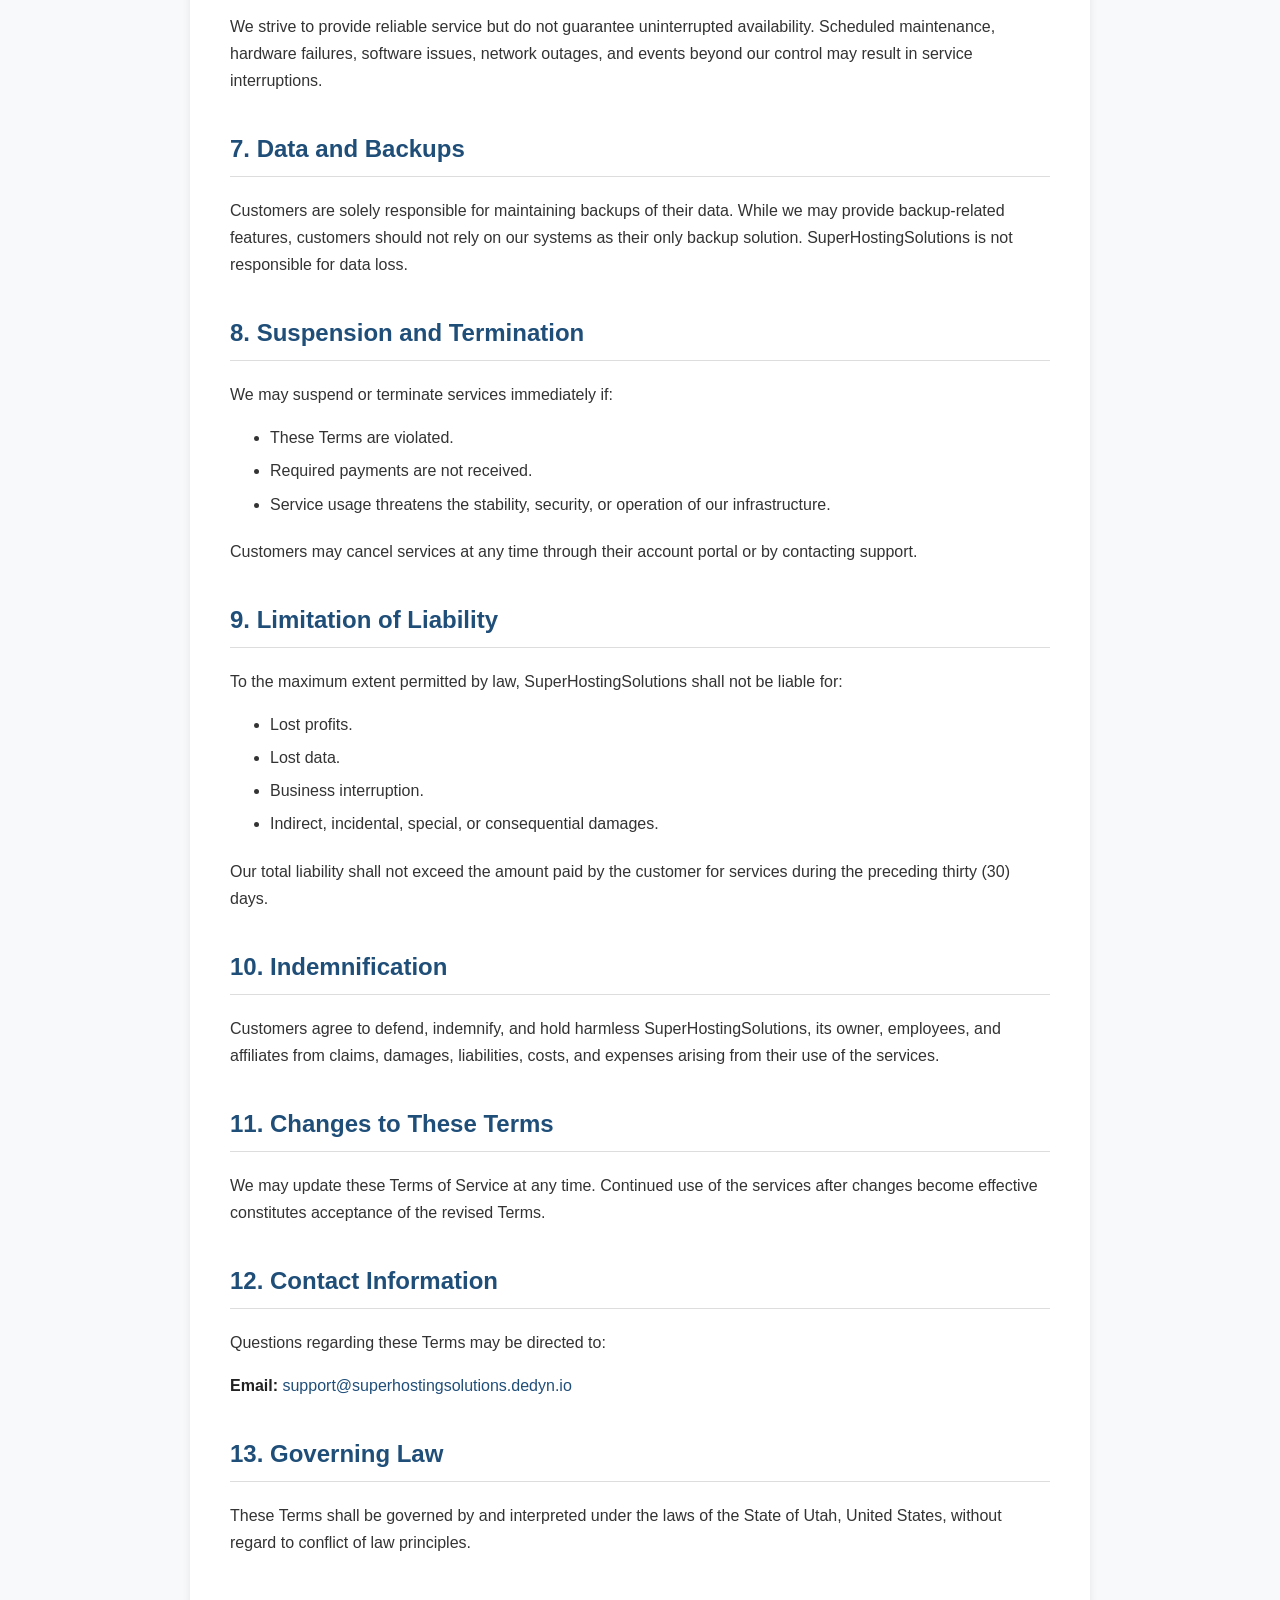
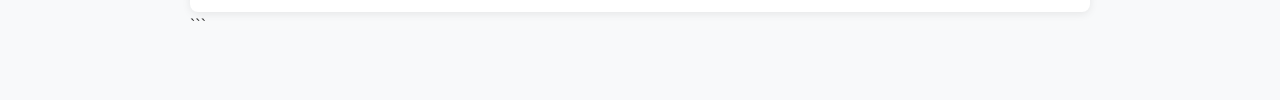
<file: Service.html>
<!DOCTYPE html>
<html lang="en">
<head>
    <meta charset="UTF-8">
    <meta name="viewport" content="width=device-width, initial-scale=1.0">
    <title>Terms of Service - SuperHostingSolutions</title>
    <style>
        body {
            font-family: Arial, Helvetica, sans-serif;
            max-width: 900px;
            margin: 40px auto;
            padding: 20px;
            line-height: 1.7;
            color: #333;
            background-color: #f8f9fa;
        }

        .container {
            background: #fff;
            padding: 40px;
            border-radius: 8px;
            box-shadow: 0 2px 8px rgba(0,0,0,0.08);
        }

        h1 {
            margin-bottom: 5px;
            color: #222;
        }

        .updated {
            color: #666;
            margin-bottom: 35px;
        }

        h2 {
            margin-top: 35px;
            color: #1f4e79;
            border-bottom: 1px solid #ddd;
            padding-bottom: 6px;
        }

        ul {
            margin-top: 10px;
            margin-bottom: 20px;
        }

        li {
            margin-bottom: 6px;
        }

        a {
            color: #1f4e79;
            text-decoration: none;
        }

        a:hover {
            text-decoration: underline;
        }

        strong {
            color: #222;
        }
    </style>
</head>
<body>

<div class="container">

<h1>Terms of Service</h1>

<p><strong>SuperHostingSolutions</strong></p>
<p class="updated"><strong>Last Updated:</strong> June 22, 2026</p>

<h2>1. Acceptance of Terms</h2>

<p>
By creating an account, purchasing services, or using any services provided by SuperHostingSolutions ("Company," "we," "our," or "us"), you agree to be bound by these Terms of Service.
</p>

<p>
If you do not agree to these terms, do not use our services.
</p>

<h2>2. Services Provided</h2>

<p>
SuperHostingSolutions provides virtual private servers (VPS), hosting services, and related infrastructure services.
We reserve the right to modify, suspend, or discontinue any service at any time.
</p>

<h2>3. Account Responsibilities</h2>

<p>Customers are responsible for:</p>

<ul>
    <li>Maintaining the security of their account credentials.</li>
    <li>Keeping billing information accurate and up to date.</li>
    <li>All activity occurring under their account.</li>
    <li>Securing data stored on their servers.</li>
</ul>

<p>
Customers must immediately notify us of any unauthorized access to their account.
</p>

<h2>4. Acceptable Use Policy</h2>

<p>Customers may not use our services for:</p>

<ul>
    <li>Illegal activities.</li>
    <li>Distribution of malware, viruses, or malicious software.</li>
    <li>Unauthorized access to systems or networks.</li>
    <li>Phishing, fraud, or deceptive practices.</li>
    <li>Spam or unsolicited bulk communications.</li>
    <li>Activities that significantly disrupt our network or other customers.</li>
</ul>

<p>
We reserve the right to suspend or terminate services that violate this policy.
</p>

<h2>5. Payments and Billing</h2>

<p>
Services are billed in advance on a recurring basis.
Failure to pay invoices by the due date may result in suspension or termination of services.
All fees are non-refundable unless otherwise required by law or specifically stated in writing.
Applicable taxes may be added to invoices where required.
</p>

<h2>6. Service Availability</h2>

<p>
We strive to provide reliable service but do not guarantee uninterrupted availability.
Scheduled maintenance, hardware failures, software issues, network outages, and events beyond our control may result in service interruptions.
</p>

<h2>7. Data and Backups</h2>

<p>
Customers are solely responsible for maintaining backups of their data.
While we may provide backup-related features, customers should not rely on our systems as their only backup solution.
SuperHostingSolutions is not responsible for data loss.
</p>

<h2>8. Suspension and Termination</h2>

<p>We may suspend or terminate services immediately if:</p>

<ul>
    <li>These Terms are violated.</li>
    <li>Required payments are not received.</li>
    <li>Service usage threatens the stability, security, or operation of our infrastructure.</li>
</ul>

<p>
Customers may cancel services at any time through their account portal or by contacting support.
</p>

<h2>9. Limitation of Liability</h2>

<p>
To the maximum extent permitted by law, SuperHostingSolutions shall not be liable for:
</p>

<ul>
    <li>Lost profits.</li>
    <li>Lost data.</li>
    <li>Business interruption.</li>
    <li>Indirect, incidental, special, or consequential damages.</li>
</ul>

<p>
Our total liability shall not exceed the amount paid by the customer for services during the preceding thirty (30) days.
</p>

<h2>10. Indemnification</h2>

<p>
Customers agree to defend, indemnify, and hold harmless SuperHostingSolutions, its owner, employees, and affiliates from claims, damages, liabilities, costs, and expenses arising from their use of the services.
</p>

<h2>11. Changes to These Terms</h2>

<p>
We may update these Terms of Service at any time.
Continued use of the services after changes become effective constitutes acceptance of the revised Terms.
</p>

<h2>12. Contact Information</h2>

<p>
Questions regarding these Terms may be directed to:
</p>

<p>
<strong>Email:</strong>
<a href="mailto:support@superhostingsolutions.dedyn.io">
support@superhostingsolutions.dedyn.io
</a>
</p>

<h2>13. Governing Law</h2>

<p>
These Terms shall be governed by and interpreted under the laws of the State of Utah, United States, without regard to conflict of law principles.
</p>

</div>

</body>
</html>
```
</file>
<file: styles.css>
body {
    font-family: Arial, Helvetica, sans-serif;
    max-width: 900px;
    margin: 40px auto;
    padding: 20px;
    line-height: 1.7;
    color: #333;
    background-color: #f8f9fa;
}

.container {
    background: #fff;
    padding: 40px;
    border-radius: 8px;
    box-shadow: 0 2px 8px rgba(0,0,0,0.08);
}

h1 {
    margin-bottom: 5px;
    color: #222;
}

.updated {
    color: #666;
    margin-bottom: 35px;
}

h2 {
    margin-top: 35px;
    color: #1f4e79;
    border-bottom: 1px solid #ddd;
    padding-bottom: 6px;
}

ul {
    margin-top: 10px;
    margin-bottom: 20px;
}

li {
    margin-bottom: 6px;
}

a {
    color: #1f4e79;
    text-decoration: none;
}

a:hover {
    text-decoration: underline;
}

strong {
    color: #222;
}

a.button {
    background: #1f4e79;
    color: white;
    text-decoration: none;
    padding: 10px 18px;
    border-radius: 6px;
    font-weight: bold;
    transition: .2s;
    display: inline-block;
    margin: 40px auto 20px;
}

a.button:hover {
    background: #173a5c;
}
</file>
